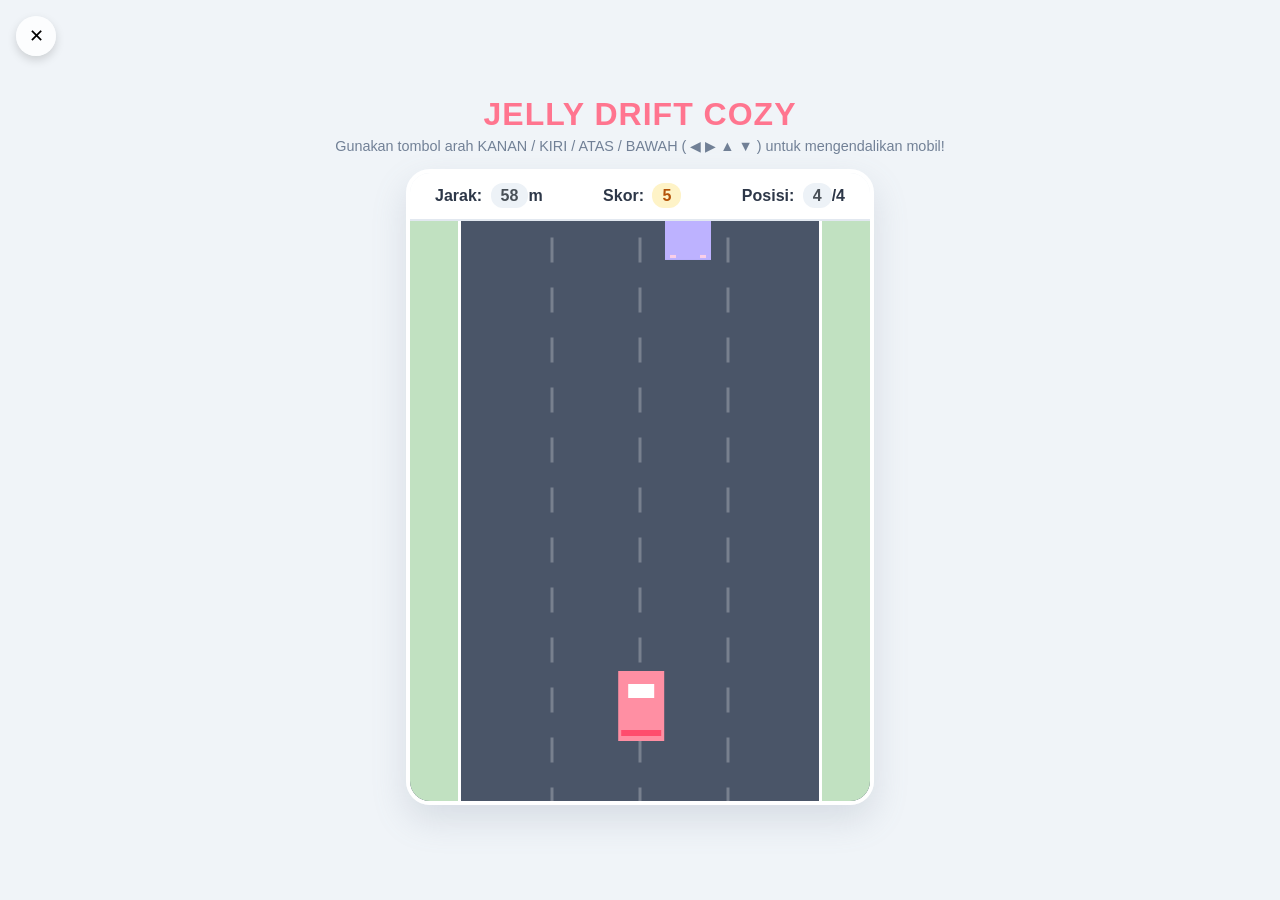
<file: games/balap-jelly.html>
<!doctype html>
<html lang="id">
  <head>
    <meta charset="UTF-8" />
    <meta name="viewport" content="width=device-width, initial-scale=1.0" />
    <title>Cozy Jelly Drift! 🏎️🍮</title>
    <style>
      /* --- TEMA UI RETRO PASTEL ESTETIK --- */
      :root {
        --bg-cozy: #f0f4f8; /* Abu-abu terang super soft */
        --panel-white: #ffffff; /* Putih bersih minimalis */
        --jelly-pink: #ff8fa3; /* Pink cerah pastel khas jelly */
        --soft-blue: #a0c4ff; /* Biru pastel lembut untuk rival */
        --soft-gold: #ffd6a5; /* Emas pastel hangat untuk skor */
        --asphalt-gray: #4a5568; /* Aspal abu-abu hangat */
        --grass-green: #c1e1c1; /* Hijau pastel adem untuk pinggiran */
        --text-dark: #2d3748;
      }

      body {
        font-family: "Segoe UI", Tahoma, Geneva, Verdana, sans-serif;
        background-color: var(--bg-cozy);
        color: var(--text-dark);
        margin: 0;
        padding: 0;
        display: flex;
        flex-direction: column;
        align-items: center;
        justify-content: center;
        min-height: 100vh;
        overflow: hidden;
      }

      header {
        text-align: center;
        margin-bottom: 15px;
      }

      header h1 {
        font-size: 2rem;
        margin: 0;
        color: #ff758f;
        letter-spacing: 1px;
      }

      header p {
        margin: 5px 0 0 0;
        color: #718096;
        font-size: 0.9rem;
      }

      /* AREA PANEL GAME UTAMA */
      #game-wrapper {
        position: relative;
        box-shadow: 0 15px 35px rgba(113, 128, 150, 0.2);
        border-radius: 24px;
        overflow: hidden;
        border: 4px solid var(--panel-white);
      }

      /* Papan Informasi Atas Minimalis */
      .hud-bar {
        background-color: var(--panel-white);
        padding: 14px 25px;
        display: flex;
        justify-content: space-between;
        align-items: center;
        font-weight: bold;
        border-bottom: 2px solid #e2e8f0;
      }

      .hud-item {
        font-size: 1rem;
        color: var(--text-dark);
      }

      .hud-item span {
        color: #495057;
        background-color: #edf2f7;
        padding: 4px 10px;
        border-radius: 12px;
        margin-left: 4px;
      }

      #score-val {
        background-color: #fef3c7 !important;
        color: #b45309 !important;
      }

      canvas {
        background-color: var(--asphalt-gray);
        display: block;
      }

      /* POP-UP GAME OVER PASTELL */
      #game-over-overlay {
        display: none;
        position: absolute;
        top: 0;
        left: 0;
        width: 100%;
        height: 100%;
        background-color: rgba(45, 55, 72, 0.7);
        backdrop-filter: blur(4px);
        z-index: 10;
        align-items: center;
        justify-content: center;
        flex-direction: column;
      }

      #game-over-box {
        background-color: var(--panel-white);
        padding: 35px 45px;
        border-radius: 24px;
        text-align: center;
        box-shadow: 0 10px 25px rgba(0, 0, 0, 0.2);
        transform: scale(0.9);
        animation: popIn 0.3s forwards cubic-bezier(0.175, 0.885, 0.32, 1.275);
        max-width: 80%;
      }

      @keyframes popIn {
        to {
          transform: scale(1);
        }
      }

      #game-over-box h2 {
        font-size: 2rem;
        color: #e53e3e;
        margin-top: 0;
        margin-bottom: 10px;
      }

      #game-over-box p {
        color: #4a5568;
        font-size: 1rem;
        margin-bottom: 20px;
      }

      .restart-btn {
        padding: 12px 32px;
        font-size: 1rem;
        font-weight: bold;
        background: linear-gradient(135deg, #ff758f 0%, #ff8fa3 100%);
        color: white;
        border: none;
        border-radius: 20px;
        cursor: pointer;
        box-shadow: 0 4px 12px rgba(255, 117, 143, 0.3);
        transition:
          transform 0.1s,
          filter 0.2s;
      }

      .restart-btn:hover {
        transform: scale(1.03);
        filter: brightness(1.05);
      }

      .restart-btn:active {
        transform: scale(0.98);
      }
    </style>
  </head>
  <body>
    <button
      onclick="
        window.history.length > 1
          ? window.history.back()
          : (window.location.href = 'index.php')
      "
      style="
        position: fixed;
        top: 16px;
        left: 16px;
        z-index: 9999;
        width: 40px;
        height: 40px;
        border-radius: 50%;
        border: none;
        background: rgba(255, 255, 255, 0.8);
        backdrop-filter: blur(8px);
        cursor: pointer;
        box-shadow: 0 4px 10px rgba(0, 0, 0, 0.15);
        font-size: 18px;
      "
    >
      ✕
    </button>
    <header>
      <h1>JELLY DRIFT COZY</h1>
      <p>
        Gunakan tombol arah KANAN / KIRI / ATAS / BAWAH ( ◀ ▶ ▲ ▼ ) untuk
        mengendalikan mobil!
      </p>
    </header>

    <div id="game-wrapper">
      <div class="hud-bar">
        <div class="hud-item">Jarak: <span id="distance-val">0</span>m</div>
        <div class="hud-item">Skor: <span id="score-val">0</span></div>
        <div class="hud-item">Posisi: <span id="pos-val">4</span>/4</div>
      </div>

      <canvas id="raceCanvas" width="460" height="580"></canvas>

      <div id="game-over-overlay">
        <div id="game-over-box">
          <h2>Ouch! 💥</h2>
          <p>Mobil Jelly kamu bertubrukan di lintasan santai!</p>
          <div
            style="
              font-size: 1.2rem;
              font-weight: bold;
              margin-bottom: 25px;
              color: var(--text-dark);
            "
          >
            Skor Akhir:
            <span
              style="
                color: #b45309;
                background-color: #fef3c7;
                padding: 2px 8px;
                border-radius: 8px;
              "
              id="final-score"
              >0</span
            >
          </div>
          <button class="restart-btn" onclick="resetRace()">MAIN LAGI</button>
        </div>
      </div>
    </div>

    <script>
      const canvas = document.getElementById("raceCanvas");
      const ctx = canvas.getContext("2d");
      const gameOverOverlay = document.getElementById("game-over-overlay");
      const scoreDisplay = document.getElementById("score-val");
      const distanceDisplay = document.getElementById("distance-val");
      const positionDisplay = document.getElementById("pos-val");
      const finalScoreDisplay = document.getElementById("final-score");

      // Game States
      let score = 0;
      let distance = 0;
      let gameActive = true;
      let globalSpeed = 5.5;
      let roadOffset = 0;

      // Lajur Lintasan Jalan (Dipaskan simetris di dalam jalan)
      const lanesX = [75, 165, 255, 345];

      // Spesifikasi Mobil Pemain (Mobil Jelly Pink Pastel)
      const player = {
        x: 210,
        y: 450,
        width: 46,
        height: 70,
        speed: 6.2,
        jellyWobble: 0,
      };

      // Array Penampung Mobil Musuh
      let rivalCars = [];

      // Input Keyboard System
      const keys = {
        ArrowLeft: false,
        ArrowRight: false,
        ArrowUp: false,
        ArrowDown: false,
      };
      window.addEventListener("keydown", (e) => {
        if (e.key in keys) keys[e.key] = true;
      });
      window.addEventListener("keyup", (e) => {
        if (e.key in keys) keys[e.key] = false;
      });

      // Fungsi Memasukkan Mobil Rival Baru
      function spawnRivalCar() {
        if (!gameActive) return;

        const randomLaneIdx = Math.floor(Math.random() * lanesX.length);
        const targetX = lanesX[randomLaneIdx];

        const overlapping = rivalCars.some(
          (car) => car.y < 130 && car.laneIdx === randomLaneIdx,
        );
        if (overlapping) {
          setTimeout(spawnRivalCar, 200);
          return;
        }

        // Warna-warna pastel kalem untuk mobil bot
        const rivalColors = [
          "#a0c4ff",
          "#bdb2ff",
          "#ffc6ff",
          "#ffd166",
          "#9bc5c3",
        ];
        const randomColor =
          rivalColors[Math.floor(Math.random() * rivalColors.length)];

        rivalCars.push({
          x: targetX,
          y: -90,
          width: 46,
          height: 70,
          speed: Math.random() * 1.8 + 1,
          color: randomColor,
          laneIdx: randomLaneIdx,
        });

        const nextSpawnTime = Math.random() * (1500 - 900) + 900 - score * 0.4;
        setTimeout(spawnRivalCar, Math.max(nextSpawnTime, 500));
      }

      // Loop Animasi & Logika Utama
      function updateRaceEngine() {
        if (!gameActive) return;

        ctx.clearRect(0, 0, canvas.width, canvas.height);

        // Gerakan Marka Jalan Berputar
        roadOffset += globalSpeed + score * 0.02;
        if (roadOffset > 60) roadOffset = 0;

        // 1. Bahu Samping Kiri-Kanan Lintasan (Hijau Rumput Pastel)
        ctx.fillStyle = "#c1e1c1";
        ctx.fillRect(0, 0, canvas.width, canvas.height);

        // 2. Badan Jalan Utama (Abu-Abu Hangat)
        ctx.fillStyle = "#4a5568";
        ctx.fillRect(50, 0, canvas.width - 100, canvas.height);

        // Garis Pembatas Samping Jalan Putih Solid yang Halus
        ctx.fillStyle = "#ffffff";
        ctx.fillRect(48, 0, 3, canvas.height);
        ctx.fillRect(canvas.width - 51, 0, 3, canvas.height);

        // Marka Putus-Putus Tengah Jalan (Warna putih pudar kalem)
        ctx.strokeStyle = "rgba(255, 255, 255, 0.25)";
        ctx.lineWidth = 3;
        ctx.setLineDash([25, 25]);
        ctx.lineDashOffset = -roadOffset;

        ctx.beginPath();
        ctx.moveTo(142, 0);
        ctx.lineTo(142, canvas.height);
        ctx.moveTo(230, 0);
        ctx.lineTo(230, canvas.height);
        ctx.moveTo(318, 0);
        ctx.lineTo(318, canvas.height);
        ctx.stroke();
        ctx.setLineDash([]); // Matikan line dash agar tidak merusak elemen gambar lain

        // 3. Kontrol Pergerakan Mobil Jelly Player
        if (keys.ArrowLeft && player.x > 55) {
          player.x -= player.speed;
          player.jellyWobble = -5;
        } else if (
          keys.ArrowRight &&
          player.x < canvas.width - 55 - player.width
        ) {
          player.x += player.speed;
          player.jellyWobble = 5;
        } else {
          player.jellyWobble = Math.sin(Date.now() / 100) * 1.8; // Goyangan jelly lembut lurus
        }

        if (keys.ArrowUp && player.y > 60) player.y -= player.speed * 0.65;
        if (keys.ArrowDown && player.y < canvas.height - player.height - 20)
          player.y += player.speed * 0.65;

        // 4. Menggambar Mobil Balap Jelly Pemain (Aman tanpa roundRect)
        ctx.save();
        ctx.translate(
          player.x + player.width / 2,
          player.y + player.height / 2,
        );

        // Body Mobil Pink Pastel
        ctx.fillStyle = "#ff8fa3";
        ctx.fillRect(
          -player.width / 2 + player.jellyWobble,
          -player.height / 2,
          player.width,
          player.height,
        );

        // Kaca Depan Mobil Pemain (Putih minimalis)
        ctx.fillStyle = "#ffffff";
        ctx.fillRect(-13 + player.jellyWobble, -22, 26, 14);

        // Spoiler Belakang Mobil Pemain (Warna pink lebih gelap)
        ctx.fillStyle = "#ff4d6d";
        ctx.fillRect(-20 + player.jellyWobble, 24, 40, 6);
        ctx.restore();

        // 5. Kelola Pergerakan & Render Mobil Balap Bot Musuh
        let activeRank = 4;

        for (let i = rivalCars.length - 1; i >= 0; i--) {
          let rival = rivalCars[i];
          rival.y += globalSpeed + score * 0.02 - rival.speed;

          if (player.y < rival.y) {
            activeRank--;
          }

          // Gambar Mobil Balap Rival Kalem
          ctx.fillStyle = rival.color;
          ctx.fillRect(rival.x, rival.y, rival.width, rival.height);

          // Kaca Depan Mobil Rival
          ctx.fillStyle = "#ffffff";
          ctx.fillRect(rival.x + 9, rival.y + 10, rival.width - 18, 14);

          // Lampu Belakang Oranye Lembut Mobil Rival
          ctx.fillStyle = "#fbcfe8";
          ctx.fillRect(rival.x + 5, rival.y + rival.height - 5, 6, 3);
          ctx.fillRect(
            rival.x + rival.width - 11,
            rival.y + rival.height - 5,
            6,
            3,
          );

          // Deteksi Tabrakan Aman Tanpa Bug
          if (
            player.x < rival.x + rival.width - 3 &&
            player.x + player.width > rival.x + 3 &&
            player.y < rival.y + rival.height - 3 &&
            player.y + player.height > rival.y + 3
          ) {
            triggerCrash();
          }

          if (rival.y > canvas.height) {
            rivalCars.splice(i, 1);
            score += 25; // Skor menyalip
          }
        }

        // 6. Update Info HUD Papan Skor Minimalis
        distance += Math.floor(globalSpeed / 3.5);
        distanceDisplay.textContent = distance;
        scoreDisplay.textContent = score + Math.floor(distance / 10);
        positionDisplay.textContent = Math.max(activeRank, 1);

        requestAnimationFrame(updateRaceEngine);
      }

      function triggerCrash() {
        gameActive = false;
        finalScoreDisplay.textContent = score + Math.floor(distance / 10);
        gameOverOverlay.style.display = "flex";
      }

      function resetRace() {
        score = 0;
        distance = 0;
        rivalCars = [];
        player.x = 210;
        player.y = 450;
        gameActive = true;
        gameOverOverlay.style.display = "none";
        updateRaceEngine();
      }

      // Jalankan game
      setTimeout(spawnRivalCar, 1000);
      updateRaceEngine();
    </script>
  </body>
</html>
</file>
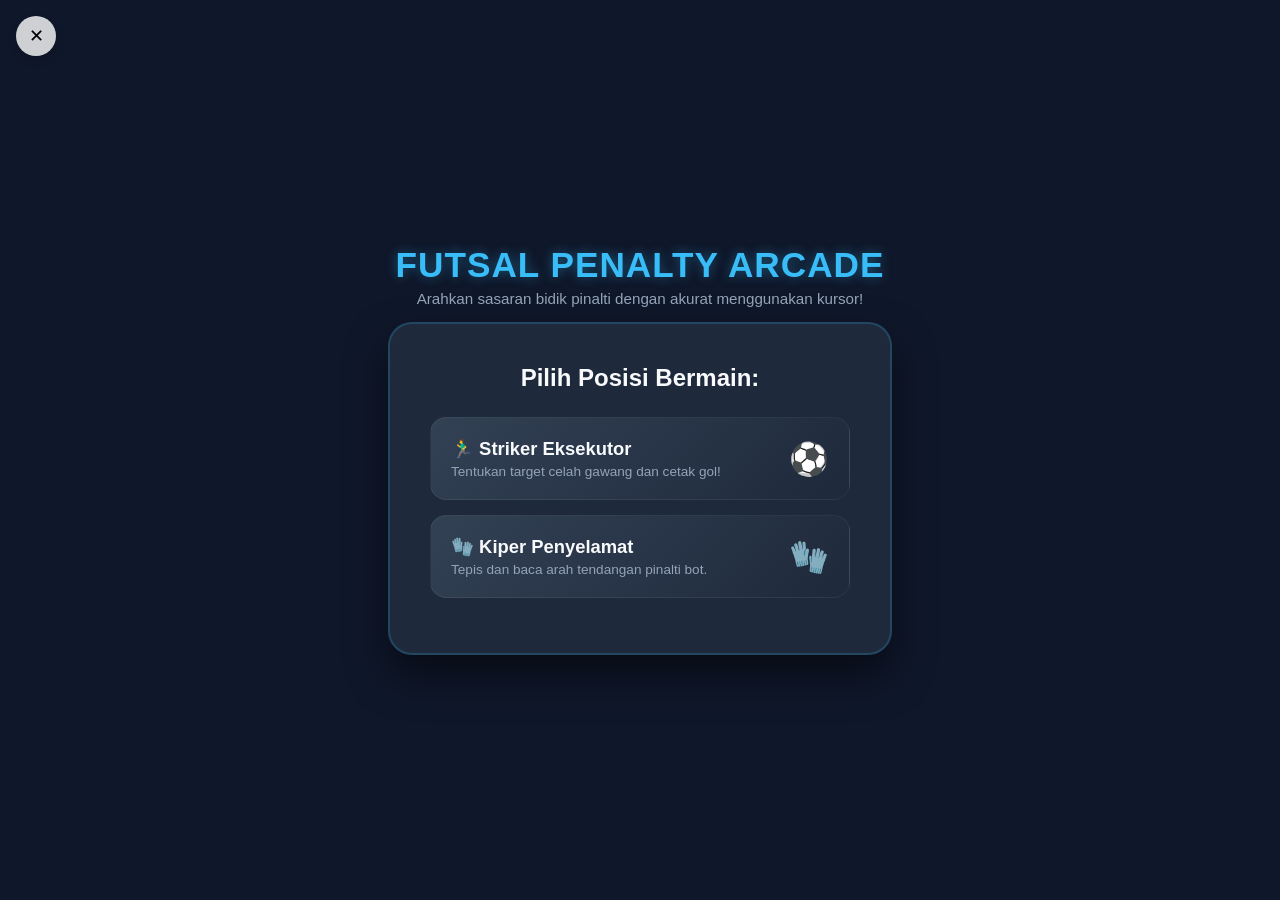
<file: games/futsal.html>
<!doctype html>
<html lang="id">
  <head>
    <meta charset="UTF-8" />
    <meta name="viewport" content="width=device-width, initial-scale=1.0" />
    <title>Futsal Penalty Arcade 🎮⚽</title>
    <style>
      /* --- DESAIN UI & TEMA ESTETIK --- */
      :root {
        --bg-color: #0f172a;
        --panel-bg: #1e293b;
        --primary-neon: #38bdf8;
        --accent-gold: #f59e0b;
        --turf-green: #10b981;
        --danger-neon: #f43f5e;
        --text-light: #f8fafc;
      }

      body {
        font-family: "Segoe UI", Tahoma, Geneva, Verdana, sans-serif;
        background-color: var(--bg-color);
        color: var(--text-light);
        margin: 0;
        padding: 0;
        display: flex;
        flex-direction: column;
        align-items: center;
        justify-content: center;
        min-height: 100vh;
        overflow: hidden;
      }

      header {
        text-align: center;
        margin-bottom: 15px;
        z-index: 5;
      }

      header h1 {
        font-size: 2.2rem;
        margin: 0;
        color: var(--primary-neon);
        text-shadow: 0 0 12px rgba(56, 189, 248, 0.4);
        letter-spacing: 1px;
      }

      header p {
        margin: 5px 0 0 0;
        color: #94a3b8;
        font-size: 0.95rem;
      }

      /* SCREEN 1: LOBBY UTAMA */
      #lobby-screen {
        background-color: var(--panel-bg);
        padding: 40px;
        border-radius: 24px;
        border: 2px solid rgba(56, 189, 248, 0.2);
        text-align: center;
        box-shadow: 0 20px 40px rgba(0, 0, 0, 0.5);
        max-width: 420px;
        width: 90%;
        transition: all 0.3s ease;
      }

      #lobby-screen h2 {
        font-size: 1.5rem;
        margin-top: 0;
        margin-bottom: 25px;
        color: var(--text-light);
      }

      .role-card {
        background: linear-gradient(135deg, #334155 0%, #1e293b 100%);
        border: 1px solid rgba(255, 255, 255, 0.05);
        border-radius: 16px;
        padding: 20px;
        margin-bottom: 15px;
        cursor: pointer;
        transition:
          transform 0.2s,
          border-color 0.2s;
        display: flex;
        align-items: center;
        justify-content: space-between;
      }

      .role-card:hover {
        transform: translateY(-3px);
        border-color: var(--primary-neon);
        box-shadow: 0 8px 20px rgba(56, 189, 248, 0.15);
      }

      .role-info {
        text-align: left;
      }

      .role-title {
        font-size: 1.15rem;
        font-weight: bold;
        color: var(--text-light);
        margin-bottom: 4px;
      }

      .role-desc {
        font-size: 0.85rem;
        color: #94a3b8;
      }

      .role-icon {
        font-size: 2rem;
      }

      /* SCREEN 2: IN-GAME CONTAINER */
      #game-container {
        display: none;
        position: relative;
      }

      /* Papan Skor Atas */
      .scoreboard {
        background-color: var(--panel-bg);
        border: 1px solid rgba(255, 255, 255, 0.1);
        border-bottom: none;
        border-radius: 16px 16px 0 0;
        padding: 12px 25px;
        display: flex;
        justify-content: space-between;
        align-items: center;
        font-weight: bold;
      }

      .score-box {
        display: flex;
        gap: 15px;
        font-size: 1.1rem;
      }

      .score-box span {
        color: var(--accent-gold);
      }

      .role-badge {
        background-color: rgba(56, 189, 248, 0.1);
        color: var(--primary-neon);
        padding: 4px 12px;
        border-radius: 20px;
        font-size: 0.8rem;
        text-transform: uppercase;
        letter-spacing: 0.5px;
      }

      canvas {
        background-color: #065f46; /* Hijau Futsal gelap eksklusif */
        border: 4px solid var(--panel-bg);
        border-top: none;
        border-radius: 0 0 16px 16px;
        box-shadow: 0 20px 40px rgba(0, 0, 0, 0.4);
        display: block;
        cursor: crosshair;
      }

      /* OVERLAY NOTIFIKASI HASIL */
      #result-overlay {
        display: none;
        position: absolute;
        top: 0;
        left: 0;
        width: 100%;
        height: 100%;
        background-color: rgba(15, 23, 42, 0.75);
        border-radius: 0 0 16px 16px;
        backdrop-filter: blur(4px);
        z-index: 10;
        align-items: center;
        justify-content: center;
        flex-direction: column;
      }

      #result-box {
        background-color: var(--panel-bg);
        padding: 30px 40px;
        border-radius: 20px;
        border: 2px solid rgba(255, 255, 255, 0.1);
        text-align: center;
        box-shadow: 0 15px 30px rgba(0, 0, 0, 0.5);
        transform: scale(0.9);
        animation: popIn 0.25s forwards cubic-bezier(0.175, 0.885, 0.32, 1.275);
      }

      @keyframes popIn {
        to {
          transform: scale(1);
        }
      }

      #result-title {
        font-size: 2.2rem;
        margin-top: 0;
        margin-bottom: 20px;
        font-weight: 800;
      }

      .action-btn {
        padding: 12px 28px;
        font-size: 1rem;
        font-weight: bold;
        background-color: var(--primary-neon);
        color: var(--bg-color);
        border: none;
        border-radius: 30px;
        cursor: pointer;
        box-shadow: 0 5px 15px rgba(56, 189, 248, 0.3);
        transition:
          transform 0.1s,
          background-color 0.2s;
      }

      .action-btn:hover {
        background-color: #7dd3fc;
        transform: scale(1.03);
      }

      .action-btn:active {
        transform: scale(0.98);
      }
    </style>
  </head>
  <body>
    <button
      onclick="
        window.history.length > 1
          ? window.history.back()
          : (window.location.href = 'index.php')
      "
      style="
        position: fixed;
        top: 16px;
        left: 16px;
        z-index: 9999;
        width: 40px;
        height: 40px;
        border-radius: 50%;
        border: none;
        background: rgba(255, 255, 255, 0.8);
        backdrop-filter: blur(8px);
        cursor: pointer;
        box-shadow: 0 4px 10px rgba(0, 0, 0, 0.15);
        font-size: 18px;
      "
    >
      ✕
    </button>
    <header>
      <h1>FUTSAL PENALTY ARCADE</h1>
      <p>Arahkan sasaran bidik pinalti dengan akurat menggunakan kursor!</p>
    </header>

    <div id="lobby-screen">
      <h2>Pilih Posisi Bermain:</h2>

      <div class="role-card" onclick="startTheGame('kicker')">
        <div class="role-info">
          <div class="role-title">🏃‍♂️ Striker Eksekutor</div>
          <div class="role-desc">
            Tentukan target celah gawang dan cetak gol!
          </div>
        </div>
        <div class="role-icon">⚽</div>
      </div>

      <div class="role-card" onclick="startTheGame('gk')">
        <div class="role-info">
          <div class="role-title">🧤 Kiper Penyelamat</div>
          <div class="role-desc">
            Tepis dan baca arah tendangan pinalti bot.
          </div>
        </div>
        <div class="role-icon">🧤</div>
      </div>
    </div>

    <div id="game-container">
      <div class="scoreboard">
        <div class="score-box">
          <div>KAMU: <span id="p-score">0</span></div>
          <div>BOT: <span id="b-score">0</span></div>
        </div>
        <div id="badge-display" class="role-badge">STRIKER</div>
      </div>

      <canvas id="gameCanvas" width="480" height="580"></canvas>

      <div id="result-overlay">
        <div id="result-box">
          <h2 id="result-title">GOAL!</h2>
          <button class="action-btn" onclick="continueToNextRound()">
            Lanjut Babak
          </button>
        </div>
      </div>
    </div>

    <script>
      const canvas = document.getElementById("gameCanvas");
      const ctx = canvas.getContext("2d");
      const lobbyScreen = document.getElementById("lobby-screen");
      const gameContainer = document.getElementById("game-container");
      const resultOverlay = document.getElementById("result-overlay");
      const resultTitle = document.getElementById("result-title");
      const badgeDisplay = document.getElementById("badge-display");

      const pScoreDisplay = document.getElementById("p-score");
      const bScoreDisplay = document.getElementById("b-score");

      // Parameter Inti
      let myRole = "";
      let scorePlayer = 0;
      let scoreBot = 0;
      let gameState = "ready"; // ready, shooting, complete

      // Dimensi Gawang Realistis
      const goal = {
        x: 80,
        y: 90,
        width: 320,
        height: 130,
      };

      // Objek Bola Fisik
      const ball = {
        startX: 240,
        startY: 480,
        x: 240,
        y: 480,
        radius: 11,
        targetX: 240,
        targetY: 480,
        speed: 16,
      };

      // Objek Kiper Komputer / Player
      const goalkeeper = {
        x: 240,
        y: 160,
        width: 44,
        height: 65,
        targetX: 240,
        speed: 13,
      };

      // Sistem Mengaktifkan Lobby Game
      function startTheGame(chosenRole) {
        myRole = chosenRole;
        lobbyScreen.style.display = "none";
        gameContainer.style.display = "block";

        badgeDisplay.textContent = myRole === "kicker" ? "STRIKER" : "KIPER";

        refreshPositions();
        renderArena();
      }

      // Event Listener Klik pada Area Lapangan
      canvas.addEventListener("click", (event) => {
        if (gameState !== "ready") return;

        const rect = canvas.getBoundingClientRect();
        const clickX = event.clientX - rect.left;
        const clickY = event.clientY - rect.top;

        if (myRole === "kicker") {
          // Skenario Pemain Menembak Bola
          ball.targetX = clickX;
          ball.targetY = clickY;

          // Bot Kiper memilih 1 dari 3 blok refleks perlindungan gawang secara dinamis
          const aiChoices = [130, 240, 350];
          goalkeeper.targetX =
            aiChoices[Math.floor(Math.random() * aiChoices.length)];

          gameState = "shooting";
        } else if (myRole === "gk") {
          // Skenario Pemain Menjadi Kiper (Melompat ke Posisi Kursor X)
          goalkeeper.targetX = clickX;

          // Bot Penendang mengarahkan bola ke dalam gawang secara acak
          ball.targetX = Math.random() * (goal.width - 30) + goal.x + 15;
          ball.targetY = Math.random() * (goal.height - 25) + goal.y + 15;

          gameState = "shooting";
        }

        runShotAnimation();
      });

      // Loop Animasi Alur Bola & Pergerakan Kiper
      function runShotAnimation() {
        if (gameState !== "shooting") return;

        // Vektor Pergerakan Bola Lurus Akurat
        let dx = ball.targetX - ball.x;
        let dy = ball.targetY - ball.y;
        let distance = Math.sqrt(dx * dx + dy * dy);

        if (distance > ball.speed) {
          ball.x += (dx / distance) * ball.speed;
          ball.y += (dy / distance) * ball.speed;
        } else {
          ball.x = ball.targetX;
          ball.y = ball.targetY;
        }

        // Interpolasi Kecepatan Lompatan Kiper
        let gkDx = goalkeeper.targetX - goalkeeper.x;
        if (Math.abs(gkDx) > goalkeeper.speed) {
          goalkeeper.x += Math.sign(gkDx) * goalkeeper.speed;
        } else {
          goalkeeper.x = goalkeeper.targetX;
        }

        renderArena();

        // Selesai jika koordinat bola menyentuh titik target bidik
        if (ball.x === ball.targetX && ball.y === ball.targetY) {
          processScores();
          return;
        }

        requestAnimationFrame(runShotAnimation);
      }

      // Kalkulasi Deteksi Skor Gol / Penyelamatan (Tanpa Glitch)
      function processScores() {
        gameState = "complete";

        // Validasi apakah bola masuk ke kotak dimensi gawang
        let isInsideGoal =
          ball.x >= goal.x &&
          ball.x <= goal.x + goal.width &&
          ball.y >= goal.y &&
          ball.y <= goal.y + goal.height;

        // Validasi jangkauan blokade fisik tubuh kiper
        let isSavedByGK =
          ball.x >= goalkeeper.x - goalkeeper.width / 2 - 10 &&
          ball.x <= goalkeeper.x + goalkeeper.width / 2 + 10 &&
          ball.y >= goalkeeper.y - 15 &&
          ball.y <= goalkeeper.y + goalkeeper.height + 15;

        if (isInsideGoal && !isSavedByGK) {
          if (myRole === "kicker") {
            scorePlayer++;
            triggerModal("GOAL!! 🎉", "#10b981");
          } else {
            scoreBot++;
            triggerModal("KEBOBOLAN!! ⚽", "#f43f5e");
          }
        } else {
          if (myRole === "kicker") {
            scoreBot++;
            triggerModal("DITEPIS KIPER! 🧤", "#f43f5e");
          } else {
            scorePlayer++;
            triggerModal("NICE SAVE!! 🧤🔥", "#10b981");
          }
        }

        pScoreDisplay.textContent = scorePlayer;
        bScoreDisplay.textContent = scoreBot;
      }

      function triggerModal(msg, color) {
        resultTitle.textContent = msg;
        resultTitle.style.color = color;
        resultOverlay.style.display = "flex";
      }

      // Gambar Grafik Desain Game 2D Modern
      function renderArena() {
        ctx.clearRect(0, 0, canvas.width, canvas.height);

        // 1. Lapangan Futsal & Marka Garis Putih Estetik
        ctx.fillStyle = "#0f766e";
        ctx.fillRect(0, 0, canvas.width, canvas.height);

        ctx.strokeStyle = "rgba(255, 255, 255, 0.4)";
        ctx.lineWidth = 3;
        ctx.strokeRect(20, 20, canvas.width - 40, canvas.height - 20);

        // Busur Kotak Penalti Futsal Atas
        ctx.beginPath();
        ctx.arc(240, 20, 140, 0, Math.PI, false);
        ctx.stroke();

        // 2. Gawang & Jaring Transparan
        ctx.fillStyle = "rgba(56, 189, 248, 0.08)";
        ctx.fillRect(goal.x, goal.y, goal.width, goal.height);

        // Jaring Dekoratif
        ctx.strokeStyle = "rgba(255,255,255,0.15)";
        ctx.lineWidth = 1;
        for (let i = goal.x; i < goal.x + goal.width; i += 15) {
          ctx.beginPath();
          ctx.moveTo(i, goal.y);
          ctx.lineTo(i, goal.y + goal.height);
          ctx.stroke();
        }
        for (let j = goal.y; j < goal.y + goal.height; j += 15) {
          ctx.beginPath();
          ctx.moveTo(goal.x, j);
          ctx.lineTo(goal.x + goal.width, j);
          ctx.stroke();
        }

        // Tiang Gawang Tebal Putih
        ctx.strokeStyle = "#ffffff";
        ctx.lineWidth = 6;
        ctx.strokeRect(goal.x, goal.y, goal.width, goal.height);

        // 3. Karakter Kiper Modis
        ctx.fillStyle = "#38bdf8"; // Jersey Kiper Neon Cyan
        ctx.beginPath();
        ctx.roundRect(
          goalkeeper.x - goalkeeper.width / 2,
          goalkeeper.y,
          goalkeeper.width,
          goalkeeper.height,
          [12, 12, 4, 4],
        );
        ctx.fill();

        // Kepala Kiper
        ctx.fillStyle = "#fbcfe8";
        ctx.beginPath();
        ctx.arc(goalkeeper.x, goalkeeper.y - 12, 11, 0, Math.PI * 2);
        ctx.fill();

        // Sarung Tangan Kiper Kiri-Kanan Neon Gold
        ctx.fillStyle = "#f59e0b";
        ctx.beginPath();
        ctx.arc(
          goalkeeper.x - goalkeeper.width / 2 - 6,
          goalkeeper.y + 25,
          7,
          0,
          Math.PI * 2,
        );
        ctx.arc(
          goalkeeper.x + goalkeeper.width / 2 + 6,
          goalkeeper.y + 25,
          7,
          0,
          Math.PI * 2,
        );
        ctx.fill();

        // 4. Titik Putih Pinalti & Desain Bola Sepak Klasik
        ctx.fillStyle = "#ffffff";
        ctx.beginPath();
        ctx.arc(240, 480, 4, 0, Math.PI * 2);
        ctx.fill();

        // Menggambar Kerangka Luar Bola
        ctx.fillStyle = "#ffffff";
        ctx.beginPath();
        ctx.arc(ball.x, ball.y, ball.radius, 0, Math.PI * 2);
        ctx.fill();

        // Corak Panel Hexagonal Hitam Tengah Bola
        ctx.fillStyle = "#1e293b";
        ctx.beginPath();
        ctx.arc(ball.x, ball.y, 4, 0, Math.PI * 2);
        ctx.fill();
        ctx.beginPath();
        ctx.arc(ball.x - 6, ball.y - 4, 2, 0, Math.PI * 2);
        ctx.fill();
        ctx.beginPath();
        ctx.arc(ball.x + 6, ball.y - 4, 2, 0, Math.PI * 2);
        ctx.fill();
        ctx.beginPath();
        ctx.arc(ball.x - 4, ball.y + 5, 2, 0, Math.PI * 2);
        ctx.fill();
        ctx.beginPath();
        ctx.arc(ball.x + 4, ball.y + 5, 2, 0, Math.PI * 2);
        ctx.fill();
      }

      // Lanjut ke Ronde Berikutnya Tanpa Refresh Halaman
      function continueToNextRound() {
        resultOverlay.style.display = "none";
        refreshPositions();
        gameState = "ready";
        renderArena();
      }

      // Mengembalikan Posisi Bola dan Kiper ke Awal
      function refreshPositions() {
        ball.x = ball.startX;
        ball.y = ball.startY;
        goalkeeper.x = 240;
        goalkeeper.targetX = 240;
      }
    </script>
  </body>
</html>
</file>
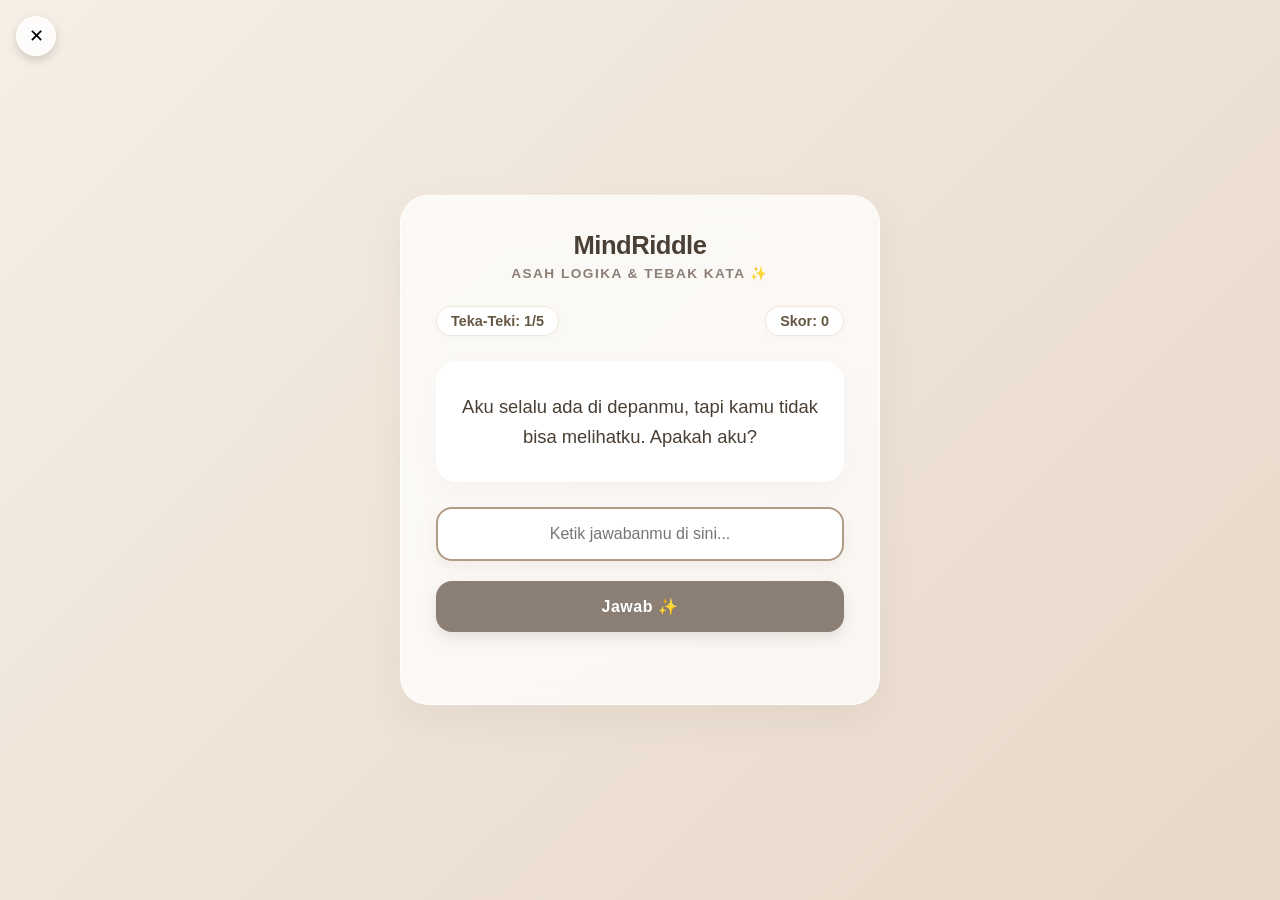
<file: games/mind-riddle.html>
<!doctype html>
<html lang="id">
  <head>
    <meta charset="UTF-8" />
    <meta name="viewport" content="width=device-width, initial-scale=1.0" />
    <title>MindRiddle: Teka-Teki Estetik ✨</title>
    <style>
      /* --- RESET & BASIC STYLES --- */
      * {
        margin: 0;
        padding: 0;
        box-sizing: border-box;
        font-family: "Segoe UI", Roboto, Helvetica, Arial, sans-serif;
        user-select: none;
      }

      body {
        background: linear-gradient(135deg, #f5efe6 0%, #e8d8c8 100%);
        min-height: 100vh;
        display: flex;
        justify-content: center;
        align-items: center;
        padding: 20px;
        overflow-x: hidden;
      }

      /* --- CONTAINER UTAMA --- */
      .game-card {
        background: rgba(255, 255, 255, 0.75);
        backdrop-filter: blur(20px);
        -webkit-backdrop-filter: blur(20px);
        border: 1px solid rgba(255, 255, 255, 0.8);
        border-radius: 28px;
        padding: 35px;
        width: 100%;
        max-width: 480px;
        box-shadow: 0 15px 35px rgba(139, 126, 116, 0.1);
        text-align: center;
        transition: all 0.3s ease;
        position: relative;
      }

      .header-title {
        font-size: 1.6rem;
        color: #4a3f35;
        font-weight: 700;
        margin-bottom: 5px;
        letter-spacing: -0.5px;
      }

      .subtitle {
        font-size: 0.85rem;
        color: #8b7e74;
        margin-bottom: 25px;
        text-transform: uppercase;
        letter-spacing: 1.5px;
        font-weight: 600;
      }

      /* --- SCORE & PROGRESS BAR --- */
      .progress-container {
        display: flex;
        justify-content: space-between;
        align-items: center;
        margin-bottom: 25px;
        font-size: 0.9rem;
        color: #655843;
        font-weight: 600;
      }

      .score-badge {
        background: #fff;
        padding: 6px 14px;
        border-radius: 20px;
        box-shadow: 0 4px 10px rgba(0, 0, 0, 0.02);
        border: 1px solid rgba(232, 216, 200, 0.6);
      }

      /* --- KOTAK PERTANYAAN --- */
      .riddle-box {
        background: #ffffff;
        border-radius: 20px;
        padding: 30px 20px;
        margin-bottom: 25px;
        min-height: 120px;
        display: flex;
        justify-content: center;
        align-items: center;
        box-shadow: 0 8px 20px rgba(139, 126, 116, 0.05);
        border: 1px solid rgba(255, 255, 255, 0.9);
      }

      .riddle-text {
        font-size: 1.15rem;
        color: #4a3f35;
        line-height: 1.6;
        font-weight: 500;
      }

      /* --- INPUT JAWABAN --- */
      .input-wrapper {
        position: relative;
        margin-bottom: 20px;
      }

      .answer-input {
        width: 100%;
        padding: 16px 20px;
        font-size: 1rem;
        border: 2px solid #e8d8c8;
        background: #fff;
        border-radius: 16px;
        outline: none;
        color: #4a3f35;
        font-weight: 500;
        transition: all 0.25s ease;
        text-align: center;
      }

      .answer-input:focus {
        border-color: #b09b85;
        box-shadow: 0 5px 15px rgba(176, 155, 133, 0.15);
      }

      /* --- TOMBOL AKSI --- */
      .action-btn {
        width: 100%;
        padding: 16px;
        font-size: 1rem;
        font-weight: 700;
        color: white;
        background: #8b7e74;
        border: none;
        border-radius: 16px;
        cursor: pointer;
        transition: all 0.25s ease;
        box-shadow: 0 6px 15px rgba(139, 126, 116, 0.2);
        letter-spacing: 0.5px;
      }

      .action-btn:hover {
        background: #7a6e64;
        transform: translateY(-1px);
        box-shadow: 0 8px 20px rgba(139, 126, 116, 0.3);
      }

      .action-btn:active {
        transform: translateY(1px);
      }

      /* --- FEEDBACK MESSAGE --- */
      .feedback-message {
        margin-top: 15px;
        font-size: 0.95rem;
        font-weight: 600;
        min-height: 22px;
        transition: color 0.2s ease;
      }
      .feedback-message.correct {
        color: #557c55;
      }
      .feedback-message.wrong {
        color: #a94442;
      }

      /* --- SCREEN BERHASIL / TAMAT --- */
      .end-screen {
        display: none;
      }

      .end-screen h2 {
        color: #557c55;
        font-size: 1.8rem;
        margin-bottom: 15px;
      }

      .end-screen p {
        color: #655843;
        font-size: 1rem;
        line-height: 1.5;
        margin-bottom: 25px;
      }

      .btn-restart {
        background: #557c55;
        box-shadow: 0 6px 15px rgba(85, 124, 85, 0.2);
      }
      .btn-restart:hover {
        background: #466646;
        box-shadow: 0 8px 20px rgba(85, 124, 85, 0.3);
      }
    </style>
  </head>
  <body>
    <button
      onclick="
        window.history.length > 1
          ? window.history.back()
          : (window.location.href = 'index.php')
      "
      style="
        position: fixed;
        top: 16px;
        left: 16px;
        z-index: 9999;
        width: 40px;
        height: 40px;
        border-radius: 50%;
        border: none;
        background: rgba(255, 255, 255, 0.8);
        backdrop-filter: blur(8px);
        cursor: pointer;
        box-shadow: 0 4px 10px rgba(0, 0, 0, 0.15);
        font-size: 18px;
      "
    >
      ✕
    </button>
    <div class="game-card" id="game-card">
      <!-- SCREEN UTAMA GAME -->
      <div id="play-screen">
        <h1 class="header-title">MindRiddle</h1>
        <p class="subtitle">Asah Logika & Tebak Kata ✨</p>

        <div class="progress-container">
          <span class="score-badge"
            >Teka-Teki: <span id="current-question-node">1</span>/<span
              id="total-questions-node"
              >5</span
            ></span
          >
          <span class="score-badge">Skor: <span id="score-node">0</span></span>
        </div>

        <div class="riddle-box">
          <p class="riddle-text" id="riddle-text">Memuat teka-teki...</p>
        </div>

        <div class="input-wrapper">
          <input
            type="text"
            class="answer-input"
            id="answer-input"
            placeholder="Ketik jawabanmu di sini..."
            autocomplete="off"
          />
        </div>

        <button class="action-btn" id="submit-btn" onclick="checkUserAnswer()">
          Jawab ✨
        </button>
        <p class="feedback-message" id="feedback-message"></p>
      </div>

      <!-- SCREEN SELESAI GAME -->
      <div id="end-screen" class="end-screen">
        <h2>Permainan Selesai! 🎉</h2>
        <p id="end-message">
          Luar biasa! Kamu berhasil menjawab seluruh tantangan teka-teki logika
          dengan sangat baik.
        </p>
        <button class="action-btn btn-restart" onclick="resetRiddleGame()">
          Main Lagi 🔄
        </button>
      </div>
    </div>

    <script>
      // Bank Data Teka-Teki (Pertanyaan, Kunci Jawaban Akurat, Alternatif Variasi Jawaban)
      const riddleBank = [
        {
          riddle:
            "Aku selalu ada di depanmu, tapi kamu tidak bisa melihatku. Apakah aku?",
          answers: ["masa depan", "masadepan", "masa-depan"],
        },
        {
          riddle:
            "Miliki aku, kamu ingin membagiku. Bagikan aku, kamu tidak memilikiku lagi. Apakah aku?",
          answers: ["rahasia", "sebuah rahasia", "suatu rahasia"],
        },
        {
          riddle:
            "Semakin banyak kamu mengambilnya, semakin banyak kamu meninggalkannya. Apakah itu?",
          answers: ["langkah kaki", "langkah", "jejak kaki", "jejak"],
        },
        {
          riddle:
            "Aku punya kota, tapi tidak punya rumah. Aku punya hutan, tapi tidak punya pohon. Apakah aku?",
          answers: ["peta", "sebuah peta", "map"],
        },
        {
          riddle:
            "Apa yang penuh dengan lubang, tetapi masih bisa menampung air?",
          answers: ["spons", "sponge", "busa"],
        },
      ];

      let currentLevel = 0;
      let userScore = 0;
      let isWaitingForNext = false;

      // Inisialisasi Game Saat Halaman Dimuat
      window.addEventListener("DOMContentLoaded", () => {
        setupRiddleLevel();

        // Mengizinkan tombol 'Enter' untuk mengirim jawaban
        document
          .getElementById("answer-input")
          .addEventListener("keypress", function (e) {
            if (e.key === "Enter") {
              if (!isWaitingForNext) {
                checkUserAnswer();
              }
            }
          });
      });

      // Setup Level Baru
      function setupRiddleLevel() {
        isWaitingForNext = false;
        document.getElementById("total-questions-node").innerText =
          riddleBank.length;
        document.getElementById("current-question-node").innerText =
          currentLevel + 1;
        document.getElementById("score-node").innerText = userScore;
        document.getElementById("riddle-text").innerText =
          riddleBank[currentLevel].riddle;
        document.getElementById("answer-input").value = "";
        document.getElementById("answer-input").disabled = false;
        document.getElementById("answer-input").focus();
        document.getElementById("feedback-message").innerText = "";
        document.getElementById("feedback-message").className =
          "feedback-message";
        document.getElementById("submit-btn").innerText = "Jawab ✨";
      }

      // Memvalidasi Jawaban User
      function checkUserAnswer() {
        if (isWaitingForNext) {
          advanceNextLevel();
          return;
        }

        const inputField = document.getElementById("answer-input");
        const cleanUserAnswer = inputField.value.trim().toLowerCase();
        const feedback = document.getElementById("feedback-message");
        const submitBtn = document.getElementById("submit-btn");

        if (cleanUserAnswer === "") {
          feedback.innerText = "Masukkan jawaban terlebih dahulu!";
          feedback.className = "feedback-message wrong";
          return;
        }

        const currentValidAnswers = riddleBank[currentLevel].answers;

        // Cek kebenaran jawaban berdasarkan variasi array jawaban
        if (currentValidAnswers.includes(cleanUserAnswer)) {
          feedback.innerText = "Benar sekali! Pintar! 👏🌟";
          feedback.className = "feedback-message correct";
          userScore += 20;
          document.getElementById("score-node").innerText = userScore;
        } else {
          // Tampilkan jawaban yang benar agar user tidak frustrasi dan bebas bug logika gantung
          feedback.innerText = `Kurang tepat. Jawaban yang benar: "${currentValidAnswers[0]}"`;
          feedback.className = "feedback-message wrong";
        }

        inputField.disabled = true;
        isWaitingForNext = true;

        if (currentLevel < riddleBank.length - 1) {
          submitBtn.innerText = "Lanjut ➡️";
        } else {
          submitBtn.innerText = "Lihat Hasil 🎉";
        }
      }

      // Beralih ke Level Selanjutnya atau Selesai
      function advanceNextLevel() {
        if (currentLevel < riddleBank.length - 1) {
          currentLevel++;
          setupRiddleLevel();
        } else {
          showFinalResults();
        }
      }

      // Menampilkan Layar Hasil Akhir
      function showFinalResults() {
        document.getElementById("play-screen").style.display = "none";
        const endScreen = document.getElementById("end-screen");
        endScreen.style.display = "block";

        document.getElementById("end-message").innerText =
          `Selamat! Kamu berhasil menuntaskan seluruh teka-teki dengan skor akhir ${userScore} dari total 100 poin!`;
      }

      // Reset dan Mulai Ulang Game dari Awal
      function resetRiddleGame() {
        currentLevel = 0;
        userScore = 0;
        document.getElementById("play-screen").style.display = "block";
        document.getElementById("end-screen").style.display = "none";
        setupRiddleLevel();
      }
    </script>
  </body>
</html>
</file>
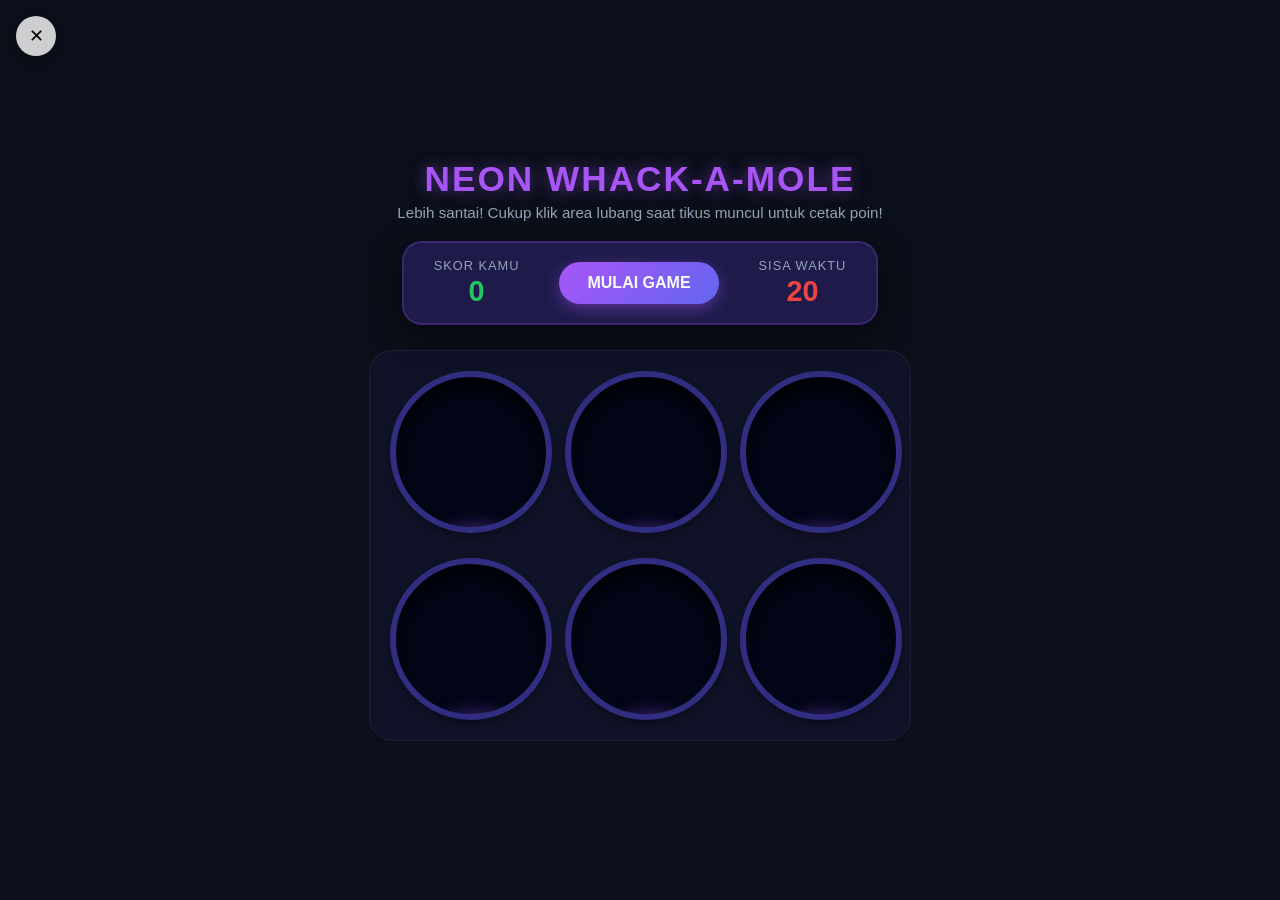
<file: games/pukul-koruptor.html>
<!doctype html>
<html lang="id">
  <head>
    <meta charset="UTF-8" />
    <meta name="viewport" content="width=device-width, initial-scale=1.0" />
    <title>Whack-a-Mole Neon Arcade 🎮🐭</title>
    <style>
      /* --- DESAIN UI & TEMA ESTETIK NEON --- */
      :root {
        --bg-color: #0b0f19;
        --panel-bg: #1e1b4b;
        --primary-neon: #a855f7;
        --accent-neon: #22c55e;
        --danger-neon: #ef4444;
        --text-light: #f8fafc;
        --hole-dark: #020617;
      }

      body {
        font-family: "Segoe UI", Tahoma, Geneva, Verdana, sans-serif;
        background-color: var(--bg-color);
        color: var(--text-light);
        margin: 0;
        padding: 0;
        display: flex;
        flex-direction: column;
        align-items: center;
        justify-content: center;
        min-height: 100vh;
        overflow: hidden;
      }

      header {
        text-align: center;
        margin-bottom: 20px;
      }

      header h1 {
        font-size: 2.2rem;
        margin: 0;
        color: var(--primary-neon);
        text-shadow: 0 0 15px rgba(168, 85, 247, 0.5);
        letter-spacing: 2px;
      }

      header p {
        margin: 5px 0 0 0;
        color: #94a3b8;
        font-size: 0.95rem;
      }

      /* DASHBOARD SKOR & KONTROL */
      .dashboard {
        background-color: var(--panel-bg);
        border: 2px solid rgba(168, 85, 247, 0.2);
        border-radius: 20px;
        padding: 15px 30px;
        display: flex;
        align-items: center;
        gap: 40px;
        box-shadow: 0 10px 30px rgba(0, 0, 0, 0.5);
        margin-bottom: 25px;
      }

      .stat-box {
        text-align: center;
      }

      .stat-label {
        font-size: 0.8rem;
        color: #94a3b8;
        text-transform: uppercase;
        letter-spacing: 1px;
        margin-bottom: 2px;
      }

      .stat-value {
        font-size: 1.8rem;
        font-weight: 800;
        color: var(--text-light);
      }

      #score {
        color: var(--accent-neon);
      }
      #time-left {
        color: var(--danger-neon);
      }

      .start-btn {
        padding: 12px 28px;
        font-size: 1rem;
        font-weight: bold;
        background: linear-gradient(135deg, #a855f7 0%, #6366f1 100%);
        color: var(--text-light);
        border: none;
        border-radius: 30px;
        cursor: pointer;
        box-shadow: 0 5px 15px rgba(168, 85, 247, 0.4);
        transition:
          transform 0.1s,
          opacity 0.2s;
      }

      .start-btn:hover {
        transform: scale(1.03);
        filter: brightness(1.1);
      }

      .start-btn:disabled {
        opacity: 0.5;
        cursor: not-allowed;
        transform: none;
      }

      /* GRID ARENA LUBANG */
      .arena-grid {
        display: grid;
        grid-template-columns: repeat(3, 150px);
        gap: 25px;
        padding: 20px;
        background-color: rgba(30, 27, 75, 0.3);
        border-radius: 24px;
        border: 1px solid rgba(255, 255, 255, 0.05);
      }

      /* LUBANG TIKUS (Sekarang dipasang fungsi klik di sini) */
      .hole {
        width: 150px;
        height: 150px;
        background-color: var(--hole-dark);
        border: 6px solid #312e81;
        border-radius: 50%;
        position: relative;
        overflow: hidden;
        box-shadow:
          inset 0 12px 20px rgba(0, 0, 0, 0.8),
          0 4px 10px rgba(0, 0, 0, 0.3);
        cursor: pointer; /* Kursor berubah saat di atas lubang */
      }

      /* KARAKTER TIKUS CYBERPUNK */
      .mole {
        width: 86%;
        height: 86%;
        background: linear-gradient(180deg, #6b21a8 0%, #4c1d95 100%);
        border-radius: 50% 50% 15px 15px;
        position: absolute;
        top: 100%;
        left: 7%;
        pointer-events: none; /* MEMBUAT KLIK TEMBUS LANGSUNG KE LUBANG */
        transition: top 0.12s cubic-bezier(0.175, 0.885, 0.32, 1.15);
        display: flex;
        justify-content: center;
        align-items: center;
        font-size: 4.5rem;
        user-select: none;
        box-shadow: 0 -4px 15px rgba(168, 85, 247, 0.3);
        border: 3px solid rgba(255, 255, 255, 0.1);
      }

      .mole::before,
      .mole::after {
        content: "";
        position: absolute;
        width: 32px;
        height: 32px;
        background-color: #4c1d95;
        border: 3px solid rgba(255, 255, 255, 0.1);
        border-radius: 50%;
        top: -12px;
        z-index: -1;
      }
      .mole::before {
        left: 6px;
      }
      .mole::after {
        right: 6px;
      }

      .hole.up .mole {
        top: 18%;
      }

      .mole.bonked {
        animation: shake 0.15s ease-in-out;
        background: #22c55e !important;
      }

      @keyframes shake {
        0%,
        100% {
          transform: translateX(0);
        }
        25% {
          transform: translateX(-6px);
        }
        75% {
          transform: translateX(6px);
        }
      }
    </style>
  </head>
  <body>
    <button
      onclick="
        window.history.length > 1
          ? window.history.back()
          : (window.location.href = 'index.php')
      "
      style="
        position: fixed;
        top: 16px;
        left: 16px;
        z-index: 9999;
        width: 40px;
        height: 40px;
        border-radius: 50%;
        border: none;
        background: rgba(255, 255, 255, 0.8);
        backdrop-filter: blur(8px);
        cursor: pointer;
        box-shadow: 0 4px 10px rgba(0, 0, 0, 0.15);
        font-size: 18px;
      "
    >
      ✕
    </button>
    <header>
      <h1>NEON WHACK-A-MOLE</h1>
      <p>
        Lebih santai! Cukup klik area lubang saat tikus muncul untuk cetak poin!
      </p>
    </header>

    <div class="dashboard">
      <div class="stat-box">
        <div class="stat-label">Skor Kamu</div>
        <div id="score" class="stat-value">0</div>
      </div>

      <button id="start-btn" class="start-btn" onclick="initGame()">
        MULAI GAME
      </button>

      <div class="stat-box">
        <div class="stat-label">Sisa Waktu</div>
        <div id="time-left" class="stat-value">20</div>
      </div>
    </div>

    <div class="arena-grid">
      <div class="hole" id="h1" onclick="bonk(this)">
        <div class="mole">🐭</div>
      </div>
      <div class="hole" id="h2" onclick="bonk(this)">
        <div class="mole">🐭</div>
      </div>
      <div class="hole" id="h3" onclick="bonk(this)">
        <div class="mole">🐭</div>
      </div>
      <div class="hole" id="h4" onclick="bonk(this)">
        <div class="mole">🐭</div>
      </div>
      <div class="hole" id="h5" onclick="bonk(this)">
        <div class="mole">🐭</div>
      </div>
      <div class="hole" id="h6" onclick="bonk(this)">
        <div class="mole">🐭</div>
      </div>
    </div>

    <script>
      const holes = document.querySelectorAll(".hole");
      const scoreDisplay = document.getElementById("score");
      const timeLeftDisplay = document.getElementById("time-left");
      const startBtn = document.getElementById("start-btn");

      let currentScore = 0;
      let timeRemaining = 20;
      let lastHole = null;
      let isGameRunning = false;
      let moleTimeout = null;
      let countdownInterval = null;

      function getRandomHole() {
        const index = Math.floor(Math.random() * holes.length);
        const hole = holes[index];
        if (hole === lastHole) {
          return getRandomHole();
        }
        lastHole = hole;
        return hole;
      }

      function spawnMole() {
        if (!isGameRunning) return;

        const currentHole = getRandomHole();
        currentHole.classList.add("up");

        // --- PERUBAHAN: Durasi tikus nongol dibikin lebih lama dan santai ---
        const minTime = 900; // Tikus minimal nongol hampir 1 detik
        const maxTime = 1400; // Maksimal jalan di tempat 1.4 detik
        const activeDuration = Math.random() * (maxTime - minTime) + minTime;

        moleTimeout = setTimeout(() => {
          currentHole.classList.remove("up");

          const moleElement = currentHole.querySelector(".mole");
          moleElement.classList.remove("bonked");
          moleElement.textContent = "🐭";

          if (isGameRunning) spawnMole();
        }, activeDuration);
      }

      // --- PERUBAHAN: Klik dideteksi langsung di wadah lubangnya ---
      function bonk(holeElement) {
        const moleElement = holeElement.querySelector(".mole");

        // Hanya dihitung poin kalau lubangnya emang lagi ada tikus naik & belum digebuk
        if (
          !holeElement.classList.contains("up") ||
          moleElement.classList.contains("bonked")
        )
          return;

        currentScore++;
        scoreDisplay.textContent = currentScore;

        moleElement.classList.add("bonked");
        moleElement.textContent = "💥";

        setTimeout(() => {
          holeElement.classList.remove("up");
        }, 100);
      }

      function initGame() {
        if (isGameRunning) return;

        currentScore = 0;
        timeRemaining = 20;
        isGameRunning = true;

        scoreDisplay.textContent = currentScore;
        timeLeftDisplay.textContent = timeRemaining;
        startBtn.disabled = true;

        holes.forEach((h) => {
          h.classList.remove("up");
          const m = h.querySelector(".mole");
          m.classList.remove("bonked");
          m.textContent = "🐭";
        });

        spawnMole();

        countdownInterval = setInterval(() => {
          timeRemaining--;
          timeLeftDisplay.textContent = timeRemaining;

          if (timeRemaining <= 0) {
            endTheGame();
          }
        }, 1000);
      }

      function endTheGame() {
        isGameRunning = false;
        clearInterval(countdownInterval);
        clearTimeout(moleTimeout);

        startBtn.disabled = false;
        holes.forEach((h) => h.classList.remove("up"));

        setTimeout(() => {
          alert(`🎮 GAME OVER!\nSkor Akhir Refleksmu: ${currentScore} Poin.`);
        }, 250);
      }
    </script>
  </body>
</html>
</file>
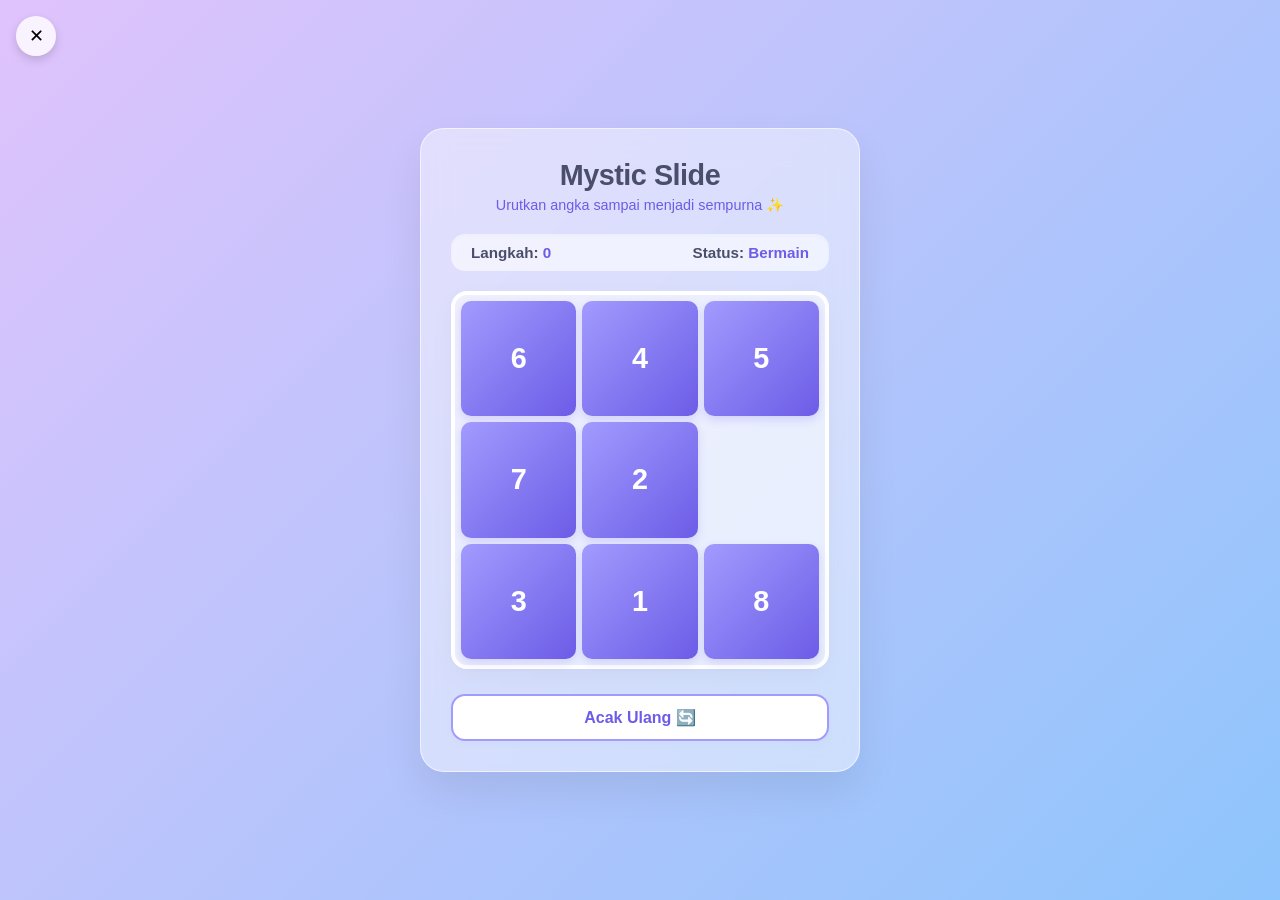
<file: games/slide-puzzle.html>
<!doctype html>
<html lang="id">
  <head>
    <meta charset="UTF-8" />
    <meta name="viewport" content="width=device-width, initial-scale=1.0" />
    <title>Slide Puzzle</title>
    <style>
      /* --- RESET & CORE STYLES --- */
      * {
        margin: 0;
        padding: 0;
        box-sizing: border-box;
        font-family: "Segoe UI", Tahoma, Geneva, Verdana, sans-serif;
        user-select: none;
      }

      body {
        background: linear-gradient(135deg, #e0c3fc 0%, #8ec5fc 100%);
        min-height: 100vh;
        display: flex;
        justify-content: center;
        align-items: center;
        overflow: hidden;
        position: relative;
      }

      /* --- CONTAINER UTAMA --- */
      .game-wrapper {
        background: rgba(255, 255, 255, 0.45);
        backdrop-filter: blur(16px);
        -webkit-backdrop-filter: blur(16px);
        border: 1px solid rgba(255, 255, 255, 0.6);
        border-radius: 24px;
        padding: 30px;
        box-shadow: 0 20px 40px rgba(0, 0, 0, 0.08);
        text-align: center;
        max-width: 440px;
        width: 90%;
        z-index: 10;
      }

      h1 {
        color: #4a4e69;
        font-size: 1.8rem;
        margin-bottom: 5px;
        font-weight: 700;
        letter-spacing: -0.5px;
      }

      p.subtitle {
        color: #6c5ce7;
        font-size: 0.9rem;
        margin-bottom: 20px;
        font-weight: 500;
      }

      /* --- STATS BAR --- */
      .stats-bar {
        display: flex;
        justify-content: space-between;
        background: rgba(255, 255, 255, 0.6);
        padding: 10px 20px;
        border-radius: 14px;
        margin-bottom: 20px;
        font-size: 0.95rem;
        color: #4a4e69;
        font-weight: 600;
        box-shadow: inset 0 2px 4px rgba(0, 0, 0, 0.02);
      }

      .stats-bar span span {
        color: #6c5ce7;
        font-weight: 700;
      }

      /* --- BOARD PUZZLE --- */
      .puzzle-board {
        width: 100%;
        aspect-ratio: 1 / 1;
        background: rgba(255, 255, 255, 0.5);
        border: 4px solid white;
        border-radius: 16px;
        display: grid;
        grid-template-columns: repeat(3, 1fr);
        grid-template-rows: repeat(3, 1fr);
        gap: 6px;
        padding: 6px;
        box-shadow: 0 8px 24px rgba(0, 0, 0, 0.04);
        margin-bottom: 25px;
      }

      /* --- KOTAK / TILE PUZZLE --- */
      .tile {
        background: linear-gradient(135deg, #a29bfe 0%, #6c5ce7 100%);
        color: white;
        font-size: 1.8rem;
        font-weight: 700;
        display: flex;
        justify-content: center;
        align-items: center;
        border-radius: 10px;
        cursor: pointer;
        box-shadow: 0 4px 10px rgba(108, 92, 231, 0.2);
        transition:
          transform 0.15s ease,
          background 0.2s ease,
          box-shadow 0.15s ease;
      }

      .tile:hover:not(.empty) {
        transform: scale(1.02);
        box-shadow: 0 6px 14px rgba(108, 92, 231, 0.3);
      }

      .tile:active:not(.empty) {
        transform: scale(0.98);
      }

      /* Ubin Kosong */
      .tile.empty {
        background: transparent;
        box-shadow: none;
        cursor: default;
        pointer-events: none;
      }

      /* Ubin di Posisi Benar (Efek Glow Cantik) */
      .tile.correct {
        background: linear-gradient(135deg, #81ecec 0%, #00b894 100%);
        box-shadow: 0 4px 10px rgba(0, 184, 148, 0.2);
      }

      /* --- TOMBOL KONTROL --- */
      .btn-shuffle {
        background: white;
        color: #6c5ce7;
        border: 2px solid #a29bfe;
        padding: 12px 30px;
        font-size: 1rem;
        font-weight: 700;
        border-radius: 14px;
        cursor: pointer;
        transition: all 0.2s ease;
        box-shadow: 0 4px 10px rgba(0, 0, 0, 0.02);
        width: 100%;
      }

      .btn-shuffle:hover {
        background: #6c5ce7;
        color: white;
        box-shadow: 0 6px 15px rgba(108, 92, 231, 0.3);
        transform: translateY(-1px);
      }

      /* --- POPUP CELEBRATION MODAL --- */
      .modal-overlay {
        position: fixed;
        top: 0;
        left: 0;
        width: 100%;
        height: 100%;
        background: rgba(0, 0, 0, 0.4);
        backdrop-filter: blur(8px);
        -webkit-backdrop-filter: blur(8px);
        display: flex;
        justify-content: center;
        align-items: center;
        opacity: 0;
        pointer-events: none;
        transition: all 0.3s ease;
        z-index: 100;
      }

      .modal-overlay.active {
        opacity: 1;
        pointer-events: auto;
      }

      .modal-box {
        background: white;
        padding: 35px 30px;
        border-radius: 24px;
        text-align: center;
        max-width: 380px;
        width: 85%;
        transform: scale(0.8);
        transition: all 0.3s cubic-bezier(0.175, 0.885, 0.32, 1.275);
        box-shadow: 0 20px 40px rgba(0, 0, 0, 0.15);
      }

      .modal-overlay.active .modal-box {
        transform: scale(1);
      }

      .modal-box h2 {
        color: #00b894;
        margin-bottom: 10px;
        font-size: 1.6rem;
      }

      .modal-box p {
        color: #555;
        font-size: 0.95rem;
        line-height: 1.5;
        margin-bottom: 24px;
      }

      .btn-close-modal {
        background: linear-gradient(135deg, #6c5ce7 0%, #a29bfe 100%);
        color: white;
        padding: 12px 35px;
        border: none;
        border-radius: 50px;
        font-size: 1rem;
        font-weight: 700;
        cursor: pointer;
        box-shadow: 0 5px 15px rgba(108, 92, 231, 0.3);
      }

      .btn-close-modal:hover {
        transform: translateY(-1px);
        box-shadow: 0 8px 20px rgba(108, 92, 231, 0.4);
      }
    </style>
  </head>
  <body>
    <button
      onclick="
        window.history.length > 1
          ? window.history.back()
          : (window.location.href = 'index.php')
      "
      style="
        position: fixed;
        top: 16px;
        left: 16px;
        z-index: 9999;
        width: 40px;
        height: 40px;
        border-radius: 50%;
        border: none;
        background: rgba(255, 255, 255, 0.8);
        backdrop-filter: blur(8px);
        cursor: pointer;
        box-shadow: 0 4px 10px rgba(0, 0, 0, 0.15);
        font-size: 18px;
      "
    >
      ✕
    </button>
    <div class="game-wrapper">
      <h1>Mystic Slide</h1>
      <p class="subtitle">Urutkan angka sampai menjadi sempurna ✨</p>

      <!-- Stats Bar -->
      <div class="stats-bar">
        <span>Langkah: <span id="move-counter">0</span></span>
        <span>Status: <span id="game-status">Bermain</span></span>
      </div>

      <!-- Puzzle Board -->
      <div class="puzzle-board" id="board">
        <!-- Diisi dinamis oleh JS -->
      </div>

      <!-- Action Button -->
      <button class="btn-shuffle" onclick="initGame()">Acak Ulang 🔄</button>
    </div>

    <!-- Modal Menang -->
    <div class="modal-overlay" id="win-modal">
      <div class="modal-box">
        <h2>Luar Biasa! 🎉👏</h2>
        <p id="win-message">
          Kamu berhasil menyelesaikan puzzle ini dengan sangat rapi dan
          sempurna!
        </p>
        <button class="btn-close-modal" onclick="closeModal()">
          Main Lagi
        </button>
      </div>
    </div>

    <script>
      // State data game
      let tilesArray = [1, 2, 3, 4, 5, 6, 7, 8, ""];
      const correctOrder = [1, 2, 3, 4, 5, 6, 7, 8, ""];
      let moves = 0;
      let isGameActive = true;

      window.addEventListener("DOMContentLoaded", () => {
        initGame();
      });

      // Fungsi inisialisasi / acak puzzle
      function initGame() {
        moves = 0;
        isGameActive = true;
        document.getElementById("move-counter").innerText = moves;
        document.getElementById("game-status").innerText = "Bermain";
        document.getElementById("game-status").style.color = "#6c5ce7";

        shuffleTiles();
        renderBoard();
      }

      // Fungsi mengacak ubin dengan jaminan "Solvable" (Bisa diselesaikan)
      function shuffleTiles() {
        do {
          // Fisher-Yates Shuffle
          for (let i = tilesArray.length - 1; i > 0; i--) {
            const j = Math.floor(Math.random() * (i + 1));
            [tilesArray[i], tilesArray[j]] = [tilesArray[j], tilesArray[i]];
          }
        } while (!isSolvable(tilesArray) || isAlreadySolved(tilesArray));
      }

      // Mengecek apakah susunan acak bisa diselesaikan secara matematis (Inversion Check)
      function isSolvable(arr) {
        let inversions = 0;
        let checkArray = arr.filter((t) => t !== "");
        for (let i = 0; i < checkArray.length; i++) {
          for (let j = i + 1; j < checkArray.length; j++) {
            if (checkArray[i] > checkArray[j]) inversions++;
          }
        }
        return inversions % 2 === 0;
      }

      // Memastikan ubin tidak langsung teratur saat diacak
      function isAlreadySolved(arr) {
        return arr.every((val, index) => val === correctOrder[index]);
      }

      // Merender ubin ke dalam Grid HTML Board
      function renderBoard() {
        const board = document.getElementById("board");
        board.innerHTML = "";

        tilesArray.forEach((tile, index) => {
          const tileDiv = document.createElement("div");
          tileDiv.className = "tile";

          if (tile === "") {
            tileDiv.classList.add("empty");
          } else {
            tileDiv.innerText = tile;
            // Beri warna hijau jika posisinya sudah benar secara estetik
            if (tile === correctOrder[index]) {
              tileDiv.classList.add("correct");
            }
          }

          // Klik Event untuk pergeseran ubin
          tileDiv.onclick = () => moveTile(index);
          board.appendChild(tileDiv);
        });
      }

      // Fungsi memindahkan ubin jika berdekatan dengan ruang kosong
      function moveTile(index) {
        if (!isGameActive) return;

        const emptyIndex = tilesArray.indexOf("");

        // Logika koordinat baris dan kolom grid 3x3
        const tileRow = Math.floor(index / 3);
        const tileCol = index % 3;
        const emptyRow = Math.floor(emptyIndex / 3);
        const emptyCol = emptyIndex % 3;

        // Cek jarak: Hanya bisa geser jika bersebelahan langsung (Atas, Bawah, Kiri, Kanan)
        const isAdjacent =
          Math.abs(tileRow - emptyRow) + Math.abs(tileCol - emptyCol) === 1;

        if (isAdjacent) {
          // Tukar posisi nilai ubin
          [tilesArray[index], tilesArray[emptyIndex]] = [
            tilesArray[emptyIndex],
            tilesArray[index],
          ];
          moves++;
          document.getElementById("move-counter").innerText = moves;

          renderBoard();
          checkWinCondition();
        }
      }

      // Fungsi mengecek apakah player memenangkan permainan
      function checkWinCondition() {
        const isWin = tilesArray.every(
          (val, index) => val === correctOrder[index],
        );

        if (isWin) {
          isGameActive = false;
          document.getElementById("game-status").innerText = "Selesai ✨";
          document.getElementById("game-status").style.color = "#00b894";

          // Tampilkan Modal Menang
          document.getElementById("win-message").innerText =
            `Hebat! Kamu menyusun puzzle ini dengan sempurna hanya dalam ${moves} langkah!`;
          document.getElementById("win-modal").classList.add("active");
        }
      }

      // Menutup Modal Popup
      function closeModal() {
        document.getElementById("win-modal").classList.remove("active");
        initGame();
      }
    </script>
  </body>
</html>
</file>
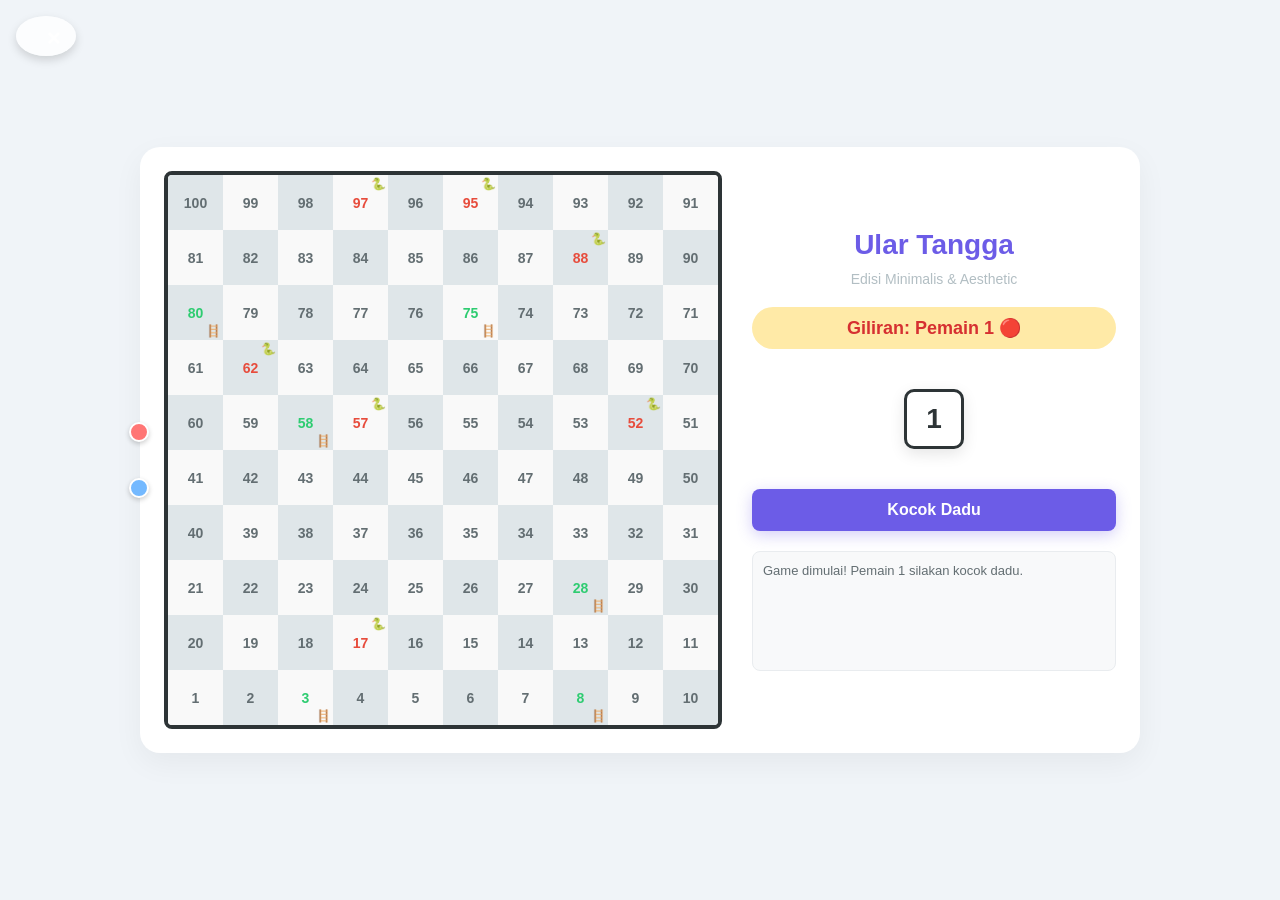
<file: games/ular-tangga.html>
<!doctype html>
<html lang="id">
  <head>
    <meta charset="UTF-8" />
    <meta name="viewport" content="width=device-width, initial-scale=1.0" />
    <title>Ular Tangga Aesthetic</title>
    <style>
      :root {
        --bg-color: #f0f4f8;
        --primary-color: #6c5ce7;
        --secondary-color: #a29bfe;
        --p1-color: #ff7675;
        --p2-color: #74b9ff;
        --board-light: #f9f9f9;
        --board-dark: #dfe6e9;
      }

      * {
        box-sizing: border-box;
        margin: 0;
        padding: 0;
        font-family: "Segoe UI", Tahoma, Geneva, Verdana, sans-serif;
      }

      body {
        background-color: var(--bg-color);
        display: flex;
        justify-content: center;
        align-items: center;
        min-height: 100vh;
        padding: 20px;
        color: #2d3436;
      }

      .container {
        display: flex;
        background: white;
        padding: 24px;
        border-radius: 20px;
        box-shadow: 0 10px 30px rgba(0, 0, 0, 0.05);
        gap: 30px;
        max-width: 1000px;
        width: 100%;
        align-items: center;
      }

      /* Papan Game */
      .board-container {
        position: relative;
      }

      #board {
        display: grid;
        grid-template-columns: repeat(10, 55px);
        grid-template-rows: repeat(10, 55px);
        border: 4px solid #2d3436;
        border-radius: 8px;
        overflow: hidden;
        background: white;
      }

      .cell {
        display: flex;
        justify-content: center;
        align-items: center;
        font-weight: 600;
        font-size: 14px;
        position: relative;
        color: #636e72;
      }

      /* Efek Ular dan Tangga Sederhana di UI */
      .cell.snake-head::after {
        content: "🐍";
        position: absolute;
        top: 2px;
        right: 2px;
        font-size: 12px;
      }

      .cell.ladder-bottom::after {
        content: "🪜";
        position: absolute;
        bottom: 2px;
        right: 2px;
        font-size: 12px;
      }

      /* Bidak Pemain */
      .player-token {
        width: 20px;
        height: 20px;
        border-radius: 50%;
        position: absolute;
        border: 2px solid white;
        box-shadow: 0 2px 5px rgba(0, 0, 0, 0.2);
        transition: all 0.4s ease-in-out;
        z-index: 10;
      }

      .player-token.p1 {
        background-color: var(--p1-color);
      }
      .player-token.p2 {
        background-color: var(--p2-color);
      }

      /* Panel Kontrol */
      .controls {
        flex: 1;
        display: flex;
        flex-direction: column;
        justify-content: center;
        align-items: center;
        gap: 20px;
      }

      h1 {
        font-size: 28px;
        color: var(--primary-color);
        margin-bottom: 10px;
        text-align: center;
      }

      .turn-indicator {
        font-size: 18px;
        font-weight: 600;
        padding: 10px 20px;
        border-radius: 30px;
        background: #f1f2f6;
        transition: all 0.3s ease;
        width: 100%;
        text-align: center;
      }

      .turn-p1 {
        background-color: #ffeaa7;
        color: #d63031;
      }
      .turn-p2 {
        background-color: #dff9fb;
        color: #0984e3;
      }

      /* Desain Dadu */
      .dice-area {
        height: 100px;
        display: flex;
        align-items: center;
        justify-content: center;
      }

      .dice {
        width: 60px;
        height: 60px;
        background: white;
        border: 3px solid #2d3436;
        border-radius: 10px;
        display: flex;
        justify-content: center;
        align-items: center;
        font-size: 28px;
        font-weight: bold;
        box-shadow: 0 5px 15px rgba(0, 0, 0, 0.1);
        transition: transform 0.2s ease;
      }

      .dice.rolling {
        animation: roll 0.3s infinite linear;
      }

      @keyframes roll {
        0% {
          transform: rotate(0deg);
        }
        100% {
          transform: rotate(360deg);
        }
      }

      button {
        background-color: var(--primary-color);
        color: white;
        border: none;
        padding: 12px 30px;
        font-size: 16px;
        font-weight: 600;
        border-radius: 8px;
        cursor: pointer;
        box-shadow: 0 4px 15px rgba(108, 92, 231, 0.3);
        transition: all 0.2s ease;
        width: 100%;
      }

      button:hover {
        background-color: #5b4cc4;
        transform: translateY(-2px);
      }

      button:disabled {
        background-color: #b2bec3;
        cursor: not-allowed;
        box-shadow: none;
        transform: none;
      }

      .log {
        width: 100%;
        height: 120px;
        background: #f8f9fa;
        border-radius: 8px;
        padding: 10px;
        font-size: 13px;
        overflow-y: auto;
        border: 1px solid #e9ecef;
      }

      .log-entry {
        margin-bottom: 5px;
        line-height: 1.4;
      }

      /* Responsif untuk Layar Kecil */
      @media (max-width: 850px) {
        .container {
          flex-direction: column;
          align-items: center;
        }
        #board {
          grid-template-columns: repeat(10, 32px);
          grid-template-rows: repeat(10, 32px);
        }
        .cell {
          font-size: 10px;
        }
        .player-token {
          width: 12px;
          height: 12px;
        }
      }
    </style>
  </head>
  <body>
    <button
      onclick="
        window.history.length > 1
          ? window.history.back()
          : (window.location.href = 'index.php')
      "
      style="
        position: fixed;
        top: 16px;
        left: 16px;
        z-index: 9999;
        width: 40px;
        height: 40px;
        border-radius: 50%;
        border: none;
        background: rgba(255, 255, 255, 0.8);
        backdrop-filter: blur(8px);
        cursor: pointer;
        box-shadow: 0 4px 10px rgba(0, 0, 0, 0.15);
        font-size: 18px;
      "
    >
      ✕
    </button>
    <div class="container">
      <div class="board-container">
        <div id="board"></div>
        <div id="p1-token" class="player-token p1"></div>
        <div id="p2-token" class="player-token p2"></div>
      </div>

      <div class="controls">
        <div>
          <h1>Ular Tangga</h1>
          <p style="text-align: center; color: #b2bec3; font-size: 14px">
            Edisi Minimalis & Aesthetic
          </p>
        </div>

        <div id="turnIndicator" class="turn-indicator turn-p1">
          Giliran: Pemain 1 🔴
        </div>

        <div class="dice-area">
          <div id="dice" class="dice">1</div>
        </div>

        <button id="rollBtn" onclick="playTurn()">Kocok Dadu</button>
        <button
          id="resetBtn"
          onclick="resetGame()"
          style="background-color: #e17055; box-shadow: none; display: none"
        >
          Main Lagi
        </button>

        <div class="log" id="gameLog">
          <div class="log-entry" style="color: #636e72">
            Game dimulai! Pemain 1 silakan kocok dadu.
          </div>
        </div>
      </div>
    </div>

    <script>
      const board = document.getElementById("board");
      const gameLog = document.getElementById("gameLog");
      const rollBtn = document.getElementById("rollBtn");
      const resetBtn = document.getElementById("resetBtn");
      const diceDisplay = document.getElementById("dice");
      const turnIndicator = document.getElementById("turnIndicator");

      // Posisi awal pemain
      let playerPositions = { 1: 0, 2: 0 };
      let currentPlayer = 1;
      let isRolling = false;

      // Mapping Ular (Turun) & Tangga (Naik)
      const snakesAndLadders = {
        // Tangga (Kunci awal: Kunci akhir)
        3: 21,
        8: 30,
        28: 84,
        58: 77,
        75: 86,
        80: 100,
        // Ular
        17: 13,
        52: 29,
        57: 40,
        62: 22,
        88: 18,
        95: 51,
        97: 79,
      };

      // Render Papan 10x10 secara Boustrophedon (Zig-zag)
      function createBoard() {
        board.innerHTML = "";
        for (let row = 9; row >= 0; row--) {
          for (let col = 0; col < 10; col++) {
            let cellId;
            if (row % 2 === 1) {
              // Baris ganjil: kanan ke kiri
              cellId = row * 10 + (10 - col);
            } else {
              // Baris genap: kiri ke kanan
              cellId = row * 10 + (col + 1);
            }

            const cell = document.createElement("div");
            cell.className = "cell";
            cell.id = `cell-${cellId}`;
            cell.innerText = cellId;

            // Pewarnaan kotak selang-seling aesthetic
            if ((row + col) % 2 === 0) {
              cell.style.backgroundColor = "var(--board-light)";
            } else {
              cell.style.backgroundColor = "var(--board-dark)";
            }

            // Beri penanda visual sederhana untuk ular/tangga
            if (snakesAndLadders[cellId]) {
              if (snakesAndLadders[cellId] > cellId) {
                cell.classList.add("ladder-bottom");
                cell.style.color = "#2ecc71";
              } else {
                cell.classList.add("snake-head");
                cell.style.color = "#e74c3c";
              }
            }

            board.appendChild(cell);
          }
        }
      }

      // Update posisi grafis bidak di layar
      function updateTokenPositions() {
        [1, 2].forEach((player) => {
          const pos = playerPositions[player];
          const token = document.getElementById(`p${player}-token`);

          if (pos === 0) {
            // Posisi tunggu sebelum masuk papan
            if (player === 1) {
              token.style.left = "-35px";
              token.style.top = "45%";
            } else {
              token.style.left = "-35px";
              token.style.top = "55%";
            }
          } else {
            const cell = document.getElementById(`cell-${pos}`);
            if (cell) {
              const rect = cell.getBoundingClientRect();
              const boardRect = board.getBoundingClientRect();

              // Hitung koordinat relatif terhadap papan game
              let offsetLeft = cell.offsetLeft + cell.offsetWidth / 2 - 10;
              let offsetTop = cell.offsetTop + cell.offsetHeight / 2 - 10;

              // Menggeser sedikit bidak player 2 agar tidak menumpuk sempurna
              if (player === 2) {
                offsetLeft += 5;
                offsetTop += 5;
              }

              token.style.left = `${offsetLeft}px`;
              token.style.top = `${offsetTop}px`;
            }
          }
        });
      }

      // Fungsi Log Aktivitas permainan
      function addLog(text, color = "#2d3436") {
        const entry = document.createElement("div");
        entry.className = "log-entry";
        entry.style.color = color;
        entry.innerText = text;
        gameLog.appendChild(entry);
        gameLog.scrollTop = gameLog.scrollHeight;
      }

      // Logika kocok dadu dan pergerakan
      function playTurn() {
        if (isRolling) return;
        isRolling = true;
        rollBtn.disabled = true;

        diceDisplay.classList.add("rolling");

        let rollCounter = 0;
        let fakeRollInterval = setInterval(() => {
          diceDisplay.innerText = Math.floor(Math.random() * 6) + 1;
          rollCounter++;
          if (rollCounter > 5) {
            clearInterval(fakeRollInterval);

            // Angka dadu asli
            const diceValue = Math.floor(Math.random() * 6) + 1;
            diceDisplay.innerText = diceValue;
            diceDisplay.classList.remove("rolling");

            processMove(diceValue);
          }
        }, 80);
      }

      function processMove(diceValue) {
        let currentPos = playerPositions[currentPlayer];
        let targetPos = currentPos + diceValue;
        const playerText = `Pemain ${currentPlayer}`;
        const pColor =
          currentPlayer === 1 ? "var(--p1-color)" : "var(--p2-color)";

        addLog(
          `${playerText} mengocok dadu dan mendapatkan angka ${diceValue}.`,
          pColor,
        );

        if (targetPos > 100) {
          addLog(
            `${playerText} membutuhkan angka pas untuk mencapai 100. Langkah dilewati.`,
            "#636e72",
          );
          switchTurn();
        } else {
          playerPositions[currentPlayer] = targetPos;
          updateTokenPositions();

          // Cek apakah ada Ular atau Tangga di target posisi baru
          setTimeout(() => {
            if (snakesAndLadders[targetPos]) {
              let finalPos = snakesAndLadders[targetPos];
              if (finalPos > targetPos) {
                addLog(
                  `Hebat! 🎉 ${playerText} naik tangga dari ${targetPos} ke ${finalPos}!`,
                  "#2ecc71",
                );
              } else {
                addLog(
                  `Oh tidak! 🐍 ${playerText} digigit ular dari ${targetPos} turun ke ${finalPos}!`,
                  "#e74c3c",
                );
              }
              playerPositions[currentPlayer] = finalPos;
              updateTokenPositions();
            }

            // Cek kondisi menang
            if (playerPositions[currentPlayer] === 100) {
              addLog(
                `🏆 SELAMAT! ${playerText} memenangkan permainan!`,
                "#6c5ce7",
              );
              turnIndicator.innerText = `${playerText} MENANG! 👑`;
              turnIndicator.className = "turn-indicator";
              turnIndicator.style.backgroundColor = "#6c5ce7";
              turnIndicator.style.color = "white";
              rollBtn.style.display = "none";
              resetBtn.style.display = "block";
            } else {
              switchTurn();
            }
          }, 500); // delay jeda visual gerakan dadu/ular
        }
      }

      function switchTurn() {
        currentPlayer = currentPlayer === 1 ? 2 : 1;
        if (currentPlayer === 1) {
          turnIndicator.innerText = "Giliran: Pemain 1 🔴";
          turnIndicator.className = "turn-indicator turn-p1";
        } else {
          turnIndicator.innerText = "Giliran: Pemain 2 🔵";
          turnIndicator.className = "turn-indicator turn-p2";
        }
        isRolling = false;
        rollBtn.disabled = false;
      }

      function resetGame() {
        playerPositions = { 1: 0, 2: 0 };
        currentPlayer = 1;
        isRolling = false;
        diceDisplay.innerText = "1";
        gameLog.innerHTML =
          '<div class="log-entry" style="color: #636e72;">Game di-reset! Pemain 1 silakan kocok dadu.</div>';

        turnIndicator.innerText = "Giliran: Pemain 1 🔴";
        turnIndicator.className = "turn-indicator turn-p1";
        turnIndicator.style.backgroundColor = "";
        turnIndicator.style.color = "";

        rollBtn.style.display = "block";
        rollBtn.disabled = false;
        resetBtn.style.display = "none";

        updateTokenPositions();
      }

      // Inisialisasi awal saat halaman dibuka
      createBoard();
      updateTokenPositions();
    </script>
  </body>
</html>
</file>
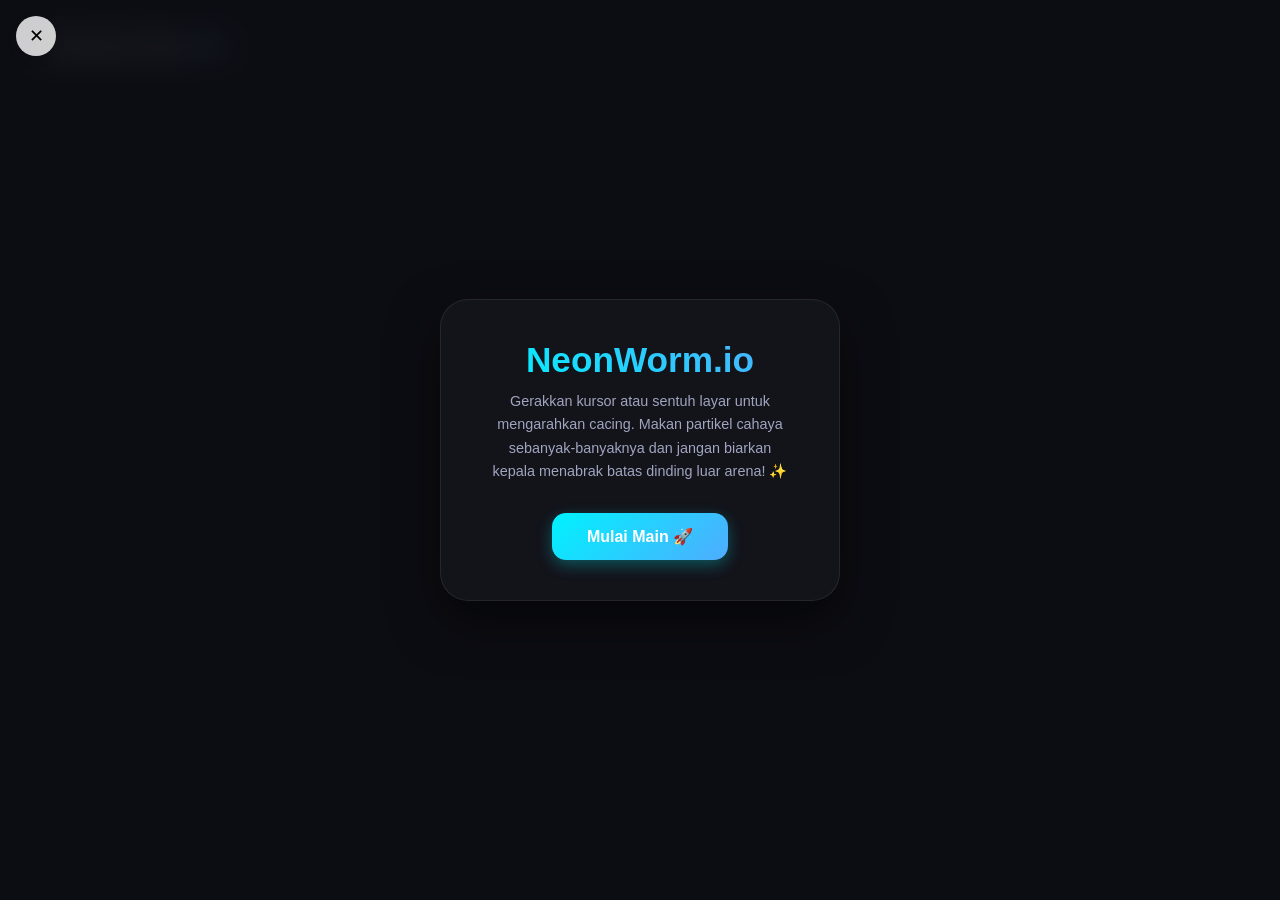
<file: games/ulet-keket.html>
<!doctype html>
<html lang="id">
  <head>
    <meta charset="UTF-8" />
    <meta name="viewport" content="width=device-width, initial-scale=1.0" />
    <title>NeonWorm.io: Ultimate Arcade ✨</title>
    <style>
      /* --- RESET & BASIC STYLES --- */
      * {
        margin: 0;
        padding: 0;
        box-sizing: border-box;
        font-family: "Segoe UI", Roboto, sans-serif;
        user-select: none;
      }

      body {
        background: #0d0e15;
        color: #fff;
        min-height: 100vh;
        display: flex;
        justify-content: center;
        align-items: center;
        overflow: hidden;
        position: relative;
      }

      /* --- UI HUB / CONTAINER GAME --- */
      #game-container {
        position: relative;
        width: 100vw;
        height: 100vh;
        display: flex;
        justify-content: center;
        align-items: center;
      }

      /* Canvas Arena */
      canvas {
        background: #090a0f;
        box-shadow: 0 0 30px rgba(0, 0, 0, 0.8);
        cursor: crosshair;
      }

      /* --- DASHBOARD UI (AESTHETIC OVERLAY) --- */
      .ui-overlay {
        position: absolute;
        pointer-events: none;
        z-index: 10;
      }

      #score-board {
        top: 20px;
        left: 20px;
        background: rgba(255, 255, 255, 0.07);
        backdrop-filter: blur(12px);
        -webkit-backdrop-filter: blur(12px);
        border: 1px solid rgba(255, 255, 255, 0.1);
        padding: 15px 25px;
        border-radius: 16px;
        font-size: 1.1rem;
        font-weight: 600;
        letter-spacing: 0.5px;
        box-shadow: 0 10px 25px rgba(0, 0, 0, 0.3);
      }

      #score-board span {
        color: #00f2fe;
        text-shadow: 0 0 8px rgba(0, 242, 254, 0.6);
      }

      /* --- MENU START & GAME OVER SCREEN --- */
      .screen-overlay {
        position: absolute;
        top: 0;
        left: 0;
        width: 100%;
        height: 100%;
        background: rgba(13, 14, 21, 0.85);
        backdrop-filter: blur(15px);
        -webkit-backdrop-filter: blur(15px);
        display: flex;
        flex-direction: column;
        justify-content: center;
        align-items: center;
        z-index: 20;
        transition: opacity 0.3s ease;
      }

      .menu-box {
        background: rgba(255, 255, 255, 0.03);
        border: 1px solid rgba(255, 255, 255, 0.08);
        padding: 40px 50px;
        border-radius: 28px;
        text-align: center;
        box-shadow: 0 20px 50px rgba(0, 0, 0, 0.5);
        max-width: 400px;
        width: 90%;
      }

      h1 {
        font-size: 2.2rem;
        background: linear-gradient(45deg, #00f2fe, #4facfe);
        -webkit-background-clip: text;
        -webkit-text-fill-color: transparent;
        margin-bottom: 10px;
        font-weight: 800;
      }

      .rules {
        font-size: 0.9rem;
        color: #a0a5c0;
        line-height: 1.6;
        margin-bottom: 30px;
      }

      .btn-action {
        padding: 14px 35px;
        font-size: 1rem;
        font-weight: 700;
        color: #fff;
        background: linear-gradient(135deg, #00f2fe 0%, #4facfe 100%);
        border: none;
        border-radius: 14px;
        cursor: pointer;
        pointer-events: auto;
        transition: all 0.25s ease;
        box-shadow: 0 5px 15px rgba(0, 242, 254, 0.3);
      }

      .btn-action:hover {
        transform: translateY(-2px);
        box-shadow: 0 8px 25px rgba(0, 242, 254, 0.5);
      }

      /* Menyembunyikan elemen secara elegan */
      .hidden {
        opacity: 0;
        pointer-events: none;
      }
    </style>
  </head>
  <body>
    <button
      onclick="
        window.history.length > 1
          ? window.history.back()
          : (window.location.href = 'index.php')
      "
      style="
        position: fixed;
        top: 16px;
        left: 16px;
        z-index: 9999;
        width: 40px;
        height: 40px;
        border-radius: 50%;
        border: none;
        background: rgba(255, 255, 255, 0.8);
        backdrop-filter: blur(8px);
        cursor: pointer;
        box-shadow: 0 4px 10px rgba(0, 0, 0, 0.15);
        font-size: 18px;
      "
    >
      ✕
    </button>
    <div id="game-container">
      <div id="score-board" class="ui-overlay">
        Panjang Cacing: <span id="score-val">10</span>
      </div>

      <canvas id="gameCanvas"></canvas>

      <div id="start-screen" class="screen-overlay">
        <div class="menu-box">
          <h1>NeonWorm.io</h1>
          <p class="rules">
            Gerakkan kursor atau sentuh layar untuk mengarahkan cacing. Makan
            partikel cahaya sebanyak-banyaknya dan jangan biarkan kepala
            menabrak batas dinding luar arena! ✨
          </p>
          <button class="btn-action" onclick="startGame()">
            Mulai Main 🚀
          </button>
        </div>
      </div>

      <div id="gameover-screen" class="screen-overlay hidden">
        <div class="menu-box">
          <h1
            style="
              background: linear-gradient(45deg, #ff416c, #ff4b2b);
              -webkit-background-clip: text;
              -webkit-text-fill-color: transparent;
            "
          >
            Game Over! 👻
          </h1>
          <p class="rules" id="final-score-text">
            Kamu mengeliminasi cacing sendiri dengan menabrak dinding pelindung.
          </p>
          <button
            class="btn-action"
            style="
              background: linear-gradient(135deg, #ff416c 0%, #ff4b2b 100%);
              box-shadow: 0 5px 15px rgba(255, 65, 108, 0.3);
            "
            onclick="restartGame()"
          >
            Coba Lagi 🔄
          </button>
        </div>
      </div>
    </div>

    <script>
      const canvas = document.getElementById("gameCanvas");
      const ctx = canvas.getContext("2d");

      // Pengaturan Skala Resolusi Canvas Sesuai Viewport Layar
      let width = window.innerWidth;
      let height = window.innerHeight;
      canvas.width = width;
      canvas.height = height;

      // Dimensi Peta Arena Dunia Virtual (Lebih luas dari layar asli)
      const ARENA_WIDTH = 2500;
      const ARENA_HEIGHT = 2500;

      // State Struktur Data Game
      let worm = [];
      let foods = [];
      let score = 10;
      let isPlaying = false;

      // Vektor Posisi Target Kamera / Input Kendali
      let mouse = { x: width / 2, y: height / 2 };
      let camera = { x: 0, y: 0 };

      // Properti Fisika Gerak Cacing
      const segmentRadius = 12;
      const speed = 4;

      // Event Listener Responsif Perangkat
      window.addEventListener("resize", () => {
        width = window.innerWidth;
        height = window.innerHeight;
        canvas.width = width;
        canvas.height = height;
      });

      // Deteksi Kursor Mouse & Sentuhan Mobile Screen
      window.addEventListener("mousemove", (e) => {
        updateMousePos(e.clientX, e.clientY);
      });
      window.addEventListener("touchmove", (e) => {
        if (e.touches.length > 0) {
          updateMousePos(e.touches[0].clientX, e.touches[0].clientY);
        }
      });

      function updateMousePos(clientX, clientY) {
        mouse.x = clientX;
        mouse.y = clientY;
      }

      // --- SISTEM ATURAN MAIN GAME ---
      function startGame() {
        document.getElementById("start-screen").classList.add("hidden");
        initGameData();
      }

      function restartGame() {
        document.getElementById("gameover-screen").classList.add("hidden");
        initGameData();
      }

      function initGameData() {
        score = 10;
        document.getElementById("score-val").innerText = score;

        // Spawn Cacing di Titik Tengah Peta Dunia
        worm = [];
        let startX = ARENA_WIDTH / 2;
        let startY = ARENA_HEIGHT / 2;
        for (let i = 0; i < score; i++) {
          worm.push({ x: startX, y: startY + i * 8 });
        }

        // Spawn Makanan Neon Secara Acak di Seluruh Penjuru Peta
        foods = [];
        for (let i = 0; i < 150; i++) {
          spawnFood();
        }

        isPlaying = true;
        animate();
      }

      function spawnFood() {
        const colors = [
          "#00f2fe",
          "#4facfe",
          "#ff416c",
          "#00b894",
          "#f1c40f",
          "#e84393",
          "#9b59b6",
        ];
        foods.push({
          x: Math.random() * (ARENA_WIDTH - 40) + 20,
          y: Math.random() * (ARENA_HEIGHT - 40) + 20,
          radius: Math.random() * 4 + 3,
          color: colors[Math.floor(Math.random() * colors.length)],
        });
      }

      // --- CORE GAME LOOP (REDUCE LATENCY & BUG FREE) ---
      function animate() {
        if (!isPlaying) return;

        updatePhysics();
        drawFrame();

        requestAnimationFrame(animate);
      }

      function updatePhysics() {
        let head = worm[0];

        // Translasi Posisi Input Layar ke Koordinat Dunia Nyata Virtual
        let targetX = head.x + (mouse.x - width / 2);
        let targetY = head.y + (mouse.y - height / 2);

        // Hitung Sudut Trigonometri untuk Pergerakan Rotasi Mulus
        let dx = targetX - head.x;
        let dy = targetY - head.y;
        let angle = Math.atan2(dy, dx);

        // Simpan riwayat koordinat kepala sebelum bergerak meluncur
        let prevX = head.x;
        let prevY = head.y;

        // Update posisi kepala cacing berdasarkan fungsi trigonometri arah kecepatan
        head.x += Math.cos(angle) * speed;
        head.y += Math.sin(angle) * speed;

        // Validasi Tabrakan dengan Dinding Batas Arena Luar (Boundary Collision Check)
        if (
          head.x < 0 ||
          head.x > ARENA_WIDTH ||
          head.y < 0 ||
          head.y > ARENA_HEIGHT
        ) {
          triggerGameOver();
          return;
        }

        // Update Bagian Ekor/Tubuh Mengikuti Segmen di Depannya Secara Elastis
        for (let i = 1; i < worm.length; i++) {
          let seg = worm[i];
          let sDx = worm[i - 1].x - seg.x;
          let sDy = worm[i - 1].y - seg.y;
          let sDist = Math.sqrt(sDx * sDx + sDy * sDy);

          // Jarak ikat konstan antar segmen tubuh agar tidak molor/terputus
          const targetDist = 7;
          if (sDist > targetDist) {
            let ratio = targetDist / sDist;
            seg.x = worm[i - 1].x - sDx * ratio;
            seg.y = worm[i - 1].y - sDy * ratio;
          }
        }

        // Deteksi Memakan Makanan Kognitif (Circle-to-Circle Collision Check)
        for (let i = foods.length - 1; i >= 0; i--) {
          let f = foods[i];
          let fDx = head.x - f.x;
          let fDy = head.y - f.y;
          let dist = Math.sqrt(fDx * fDx + fDy * fDy);

          if (dist < segmentRadius + f.radius) {
            foods.splice(i, 1);
            growWorm();
            spawnFood(); // Selalu jaga populasi jumlah makanan konstan
          }
        }

        // Set Fokus Kamera Mengunci Kepala Cacing Stabil di Pusat Layar Monitor
        camera.x = head.x - width / 2;
        camera.y = head.y - height / 2;
      }

      function growWorm() {
        score++;
        document.getElementById("score-val").innerText = score;

        // Tambahkan segmen ekor baru tepat di posisi ujung ekor saat ini
        let lastSegment = worm[worm.length - 1];
        worm.push({ x: lastSegment.x, y: lastSegment.y });
      }

      function triggerGameOver() {
        isPlaying = false;
        document.getElementById("final-score-text").innerText =
          `Hebat! Cacing neon milikmu berhasil tumbuh hingga panjang ${score} meter sebelum menabrak pembatas arena.`;
        document.getElementById("gameover-screen").classList.remove("hidden");
      }

      // --- SISTEM RENDERING GRAFIS CANVAS (AESTHETIC NEON GLOW) ---
      function drawFrame() {
        // Clear Frame Lama
        ctx.clearRect(0, 0, width, height);

        ctx.save();
        // Lakukan Translasi Kamera Mengikuti Pergerakan Dinamis Kepala Cacing
        ctx.translate(-camera.x, -camera.y);

        // 1. Gambar Garis Kisi Lapisan Latar Belakang (Grid Background)
        ctx.strokeStyle = "#181a26";
        ctx.lineWidth = 1;
        const gridSize = 50;

        // Gambar Garis Vertikal Kisi
        for (let x = 0; x <= ARENA_WIDTH; x += gridSize) {
          ctx.beginPath();
          ctx.moveTo(x, 0);
          ctx.lineTo(x, ARENA_HEIGHT);
          ctx.stroke();
        }
        // Gambar Garis Horizontal Kisi
        for (let y = 0; y <= ARENA_HEIGHT; y += gridSize) {
          ctx.beginPath();
          ctx.moveTo(0, y);
          ctx.lineTo(ARENA_WIDTH, y);
          ctx.stroke();
        }

        // 2. Gambar Tembok Batas Luar Arena (Border Barrier)
        ctx.strokeStyle = "#ff416c";
        ctx.lineWidth = 6;
        ctx.shadowBlur = 15;
        ctx.shadowColor = "#ff416c";
        ctx.strokeRect(0, 0, ARENA_WIDTH, ARENA_HEIGHT);
        ctx.shadowBlur = 0; // Matikan shadow agar performa tidak drop untuk elemen kecil

        // 3. Gambar Seluruh Makanan Bercahaya (Glowing Feed)
        foods.forEach((f) => {
          ctx.beginPath();
          ctx.arc(f.x, f.y, f.radius, 0, Math.PI * 2);
          ctx.fillStyle = f.color;
          ctx.fill();
        });

        // 4. Gambar Tubuh Cacing (Worm Segment Mesh)
        // Gambar dari ekor ke kepala agar segmen kepala menindih badan dengan rapi
        for (let i = worm.length - 1; i >= 0; i--) {
          ctx.beginPath();
          ctx.arc(worm[i].x, worm[i].y, segmentRadius, 0, Math.PI * 2);

          if (i === 0) {
            // Gaya Visual Kepala Cacing (Neon Turqoise Utama)
            ctx.fillStyle = "#00f2fe";
            ctx.shadowBlur = 12;
            ctx.shadowColor = "#00f2fe";
            ctx.fill();
            ctx.shadowBlur = 0;

            // Gambar Sepasang Mata Indah Berpijar
            ctx.fillStyle = "#fff";
            ctx.beginPath();
            ctx.arc(worm[i].x - 4, worm[i].y - 4, 3, 0, Math.PI * 2);
            ctx.arc(worm[i].x + 4, worm[i].y - 4, 3, 0, Math.PI * 2);
            ctx.fill();
          } else {
            // Efek Gradasi Warna Ekor Menggunakan Pola Alami Interaktif
            ctx.fillStyle = `hsl(${(200 + i * 2) % 360}, 85%, 60%)`;
            ctx.fill();
          }
        }

        ctx.restore();
      }
    </script>
  </body>
</html>
</file>
